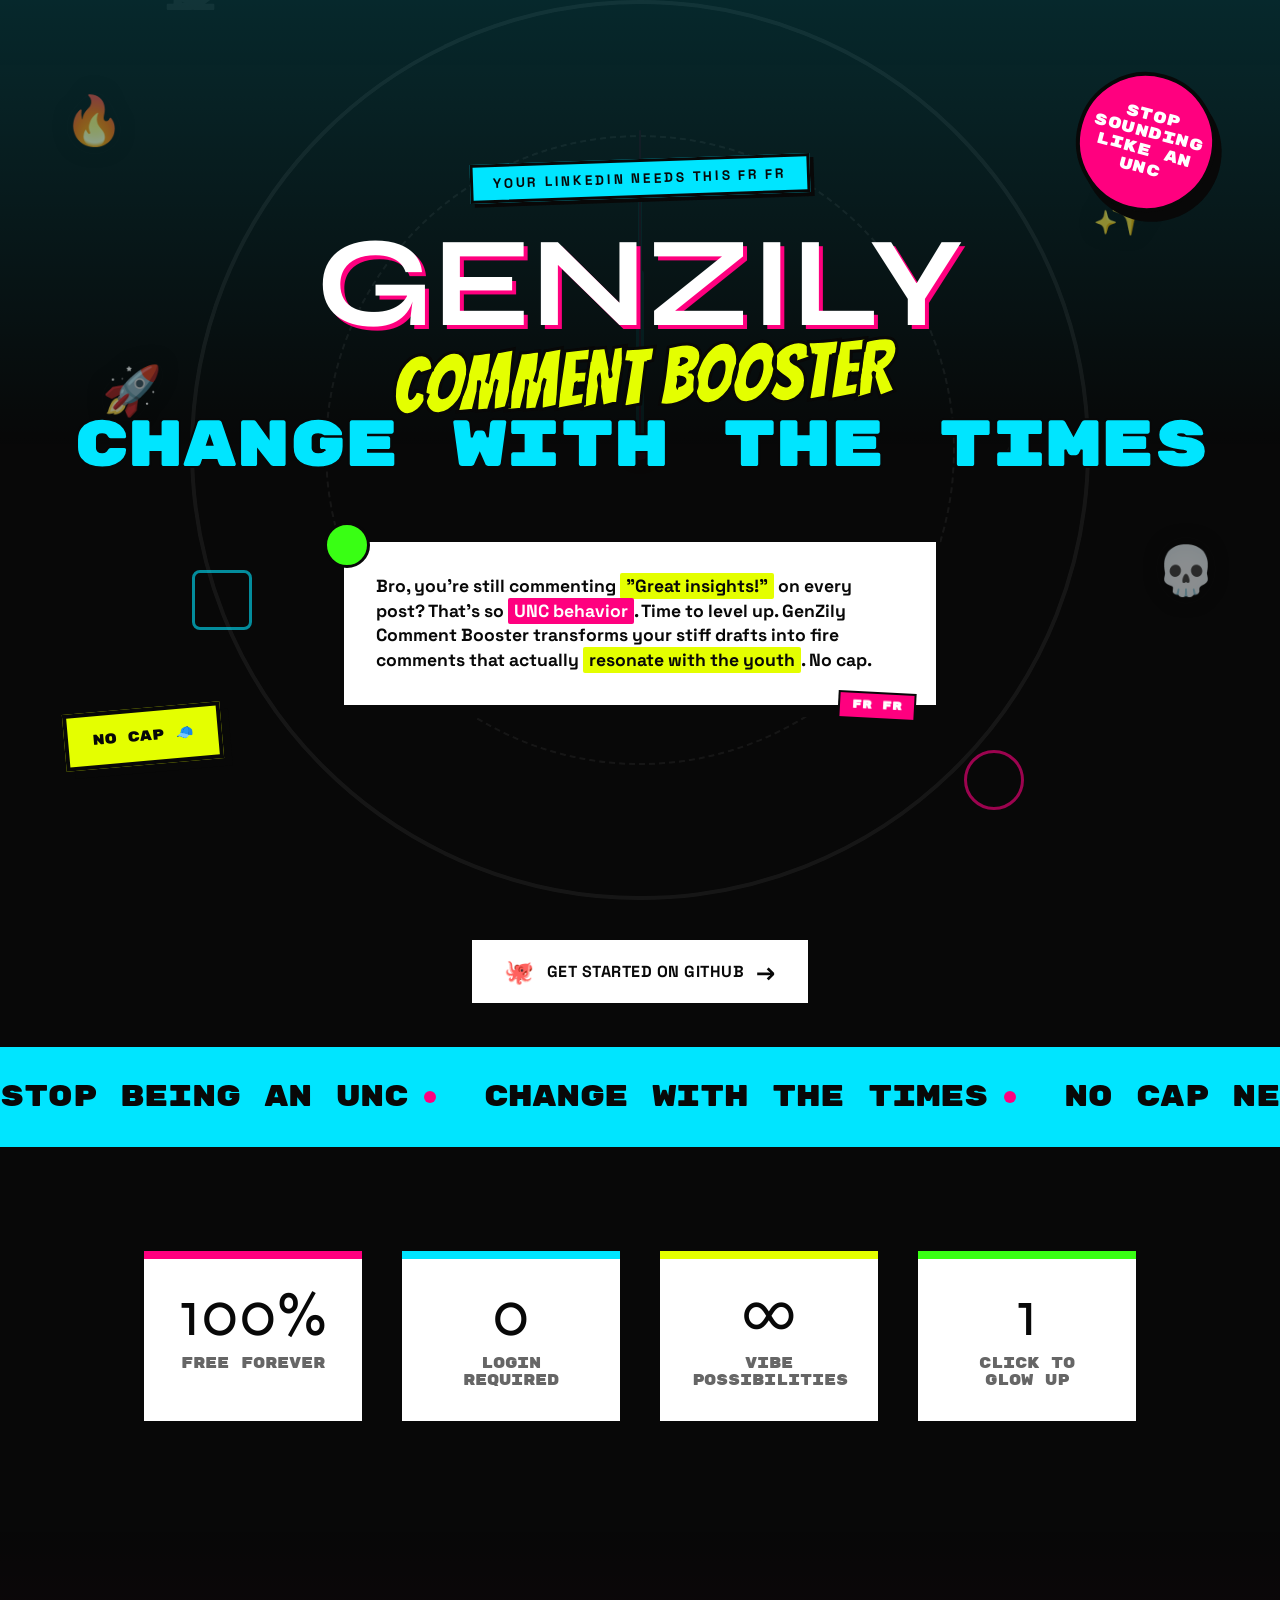
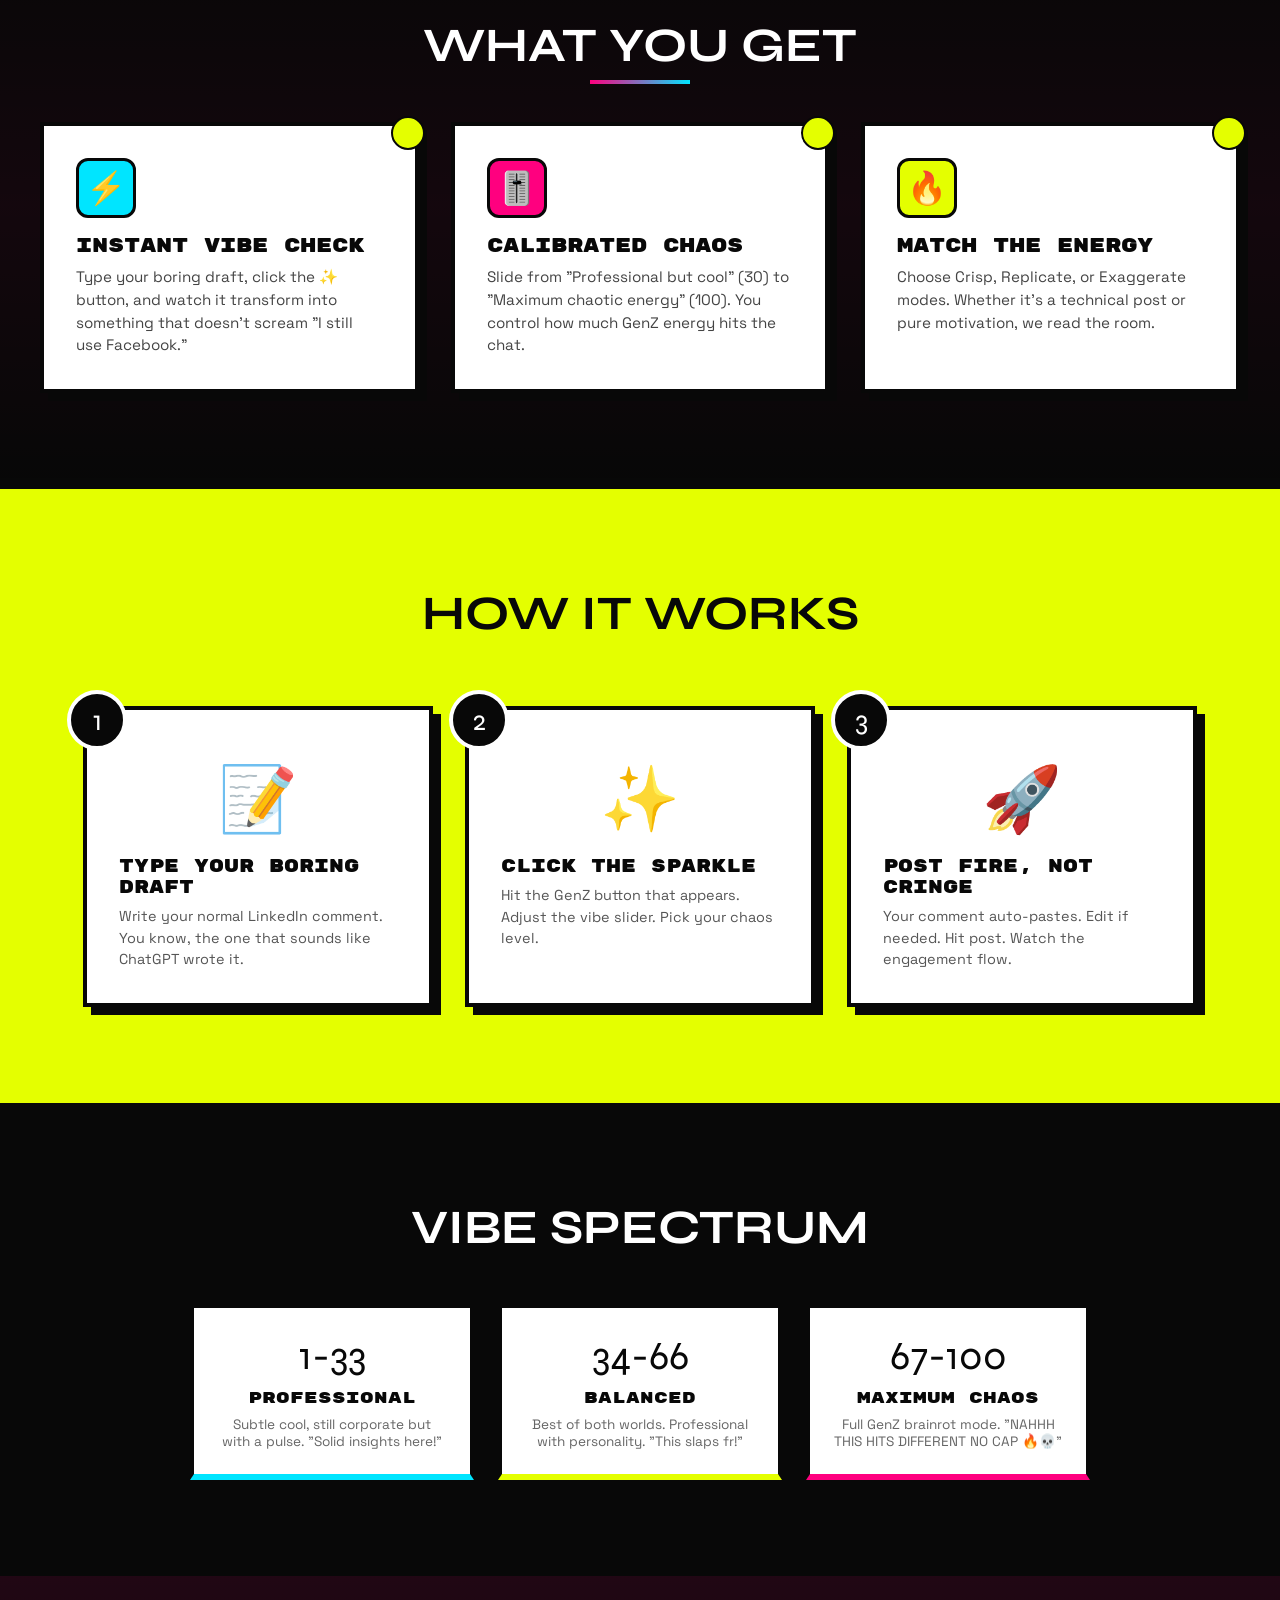
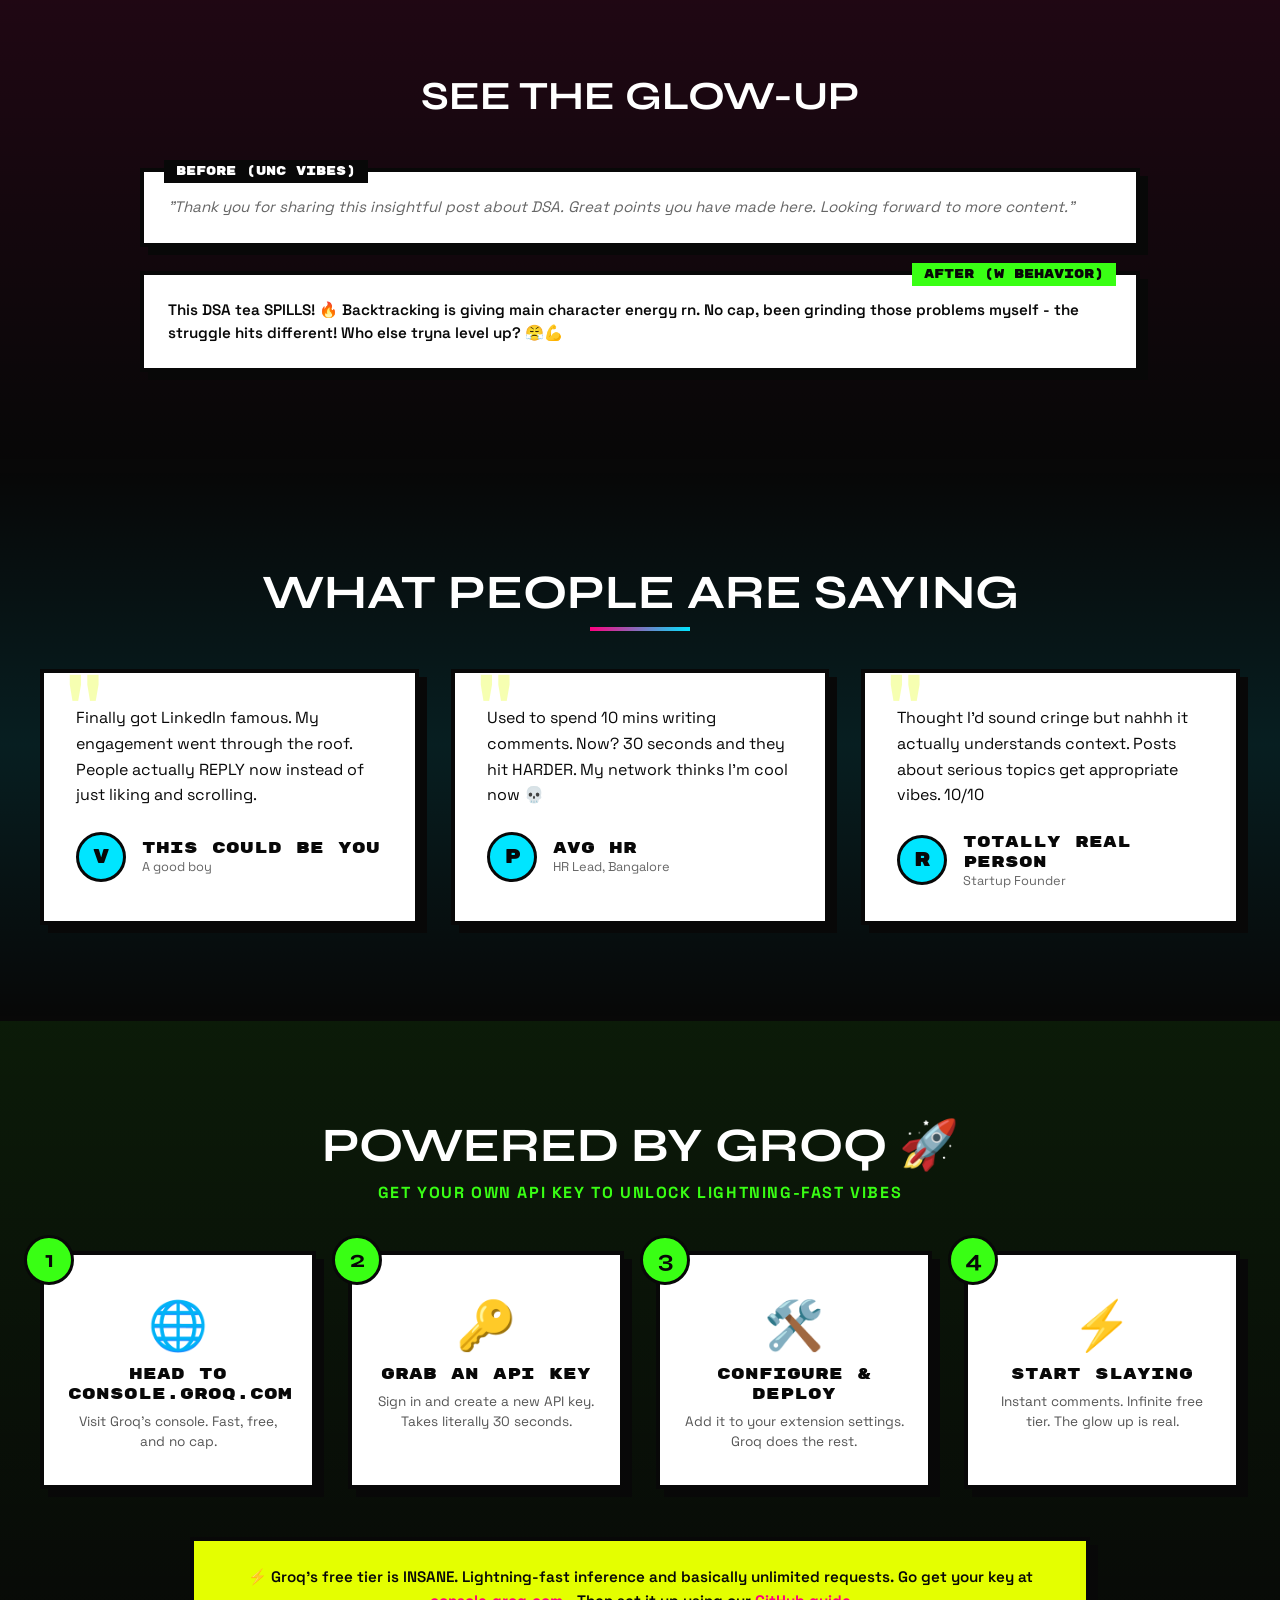
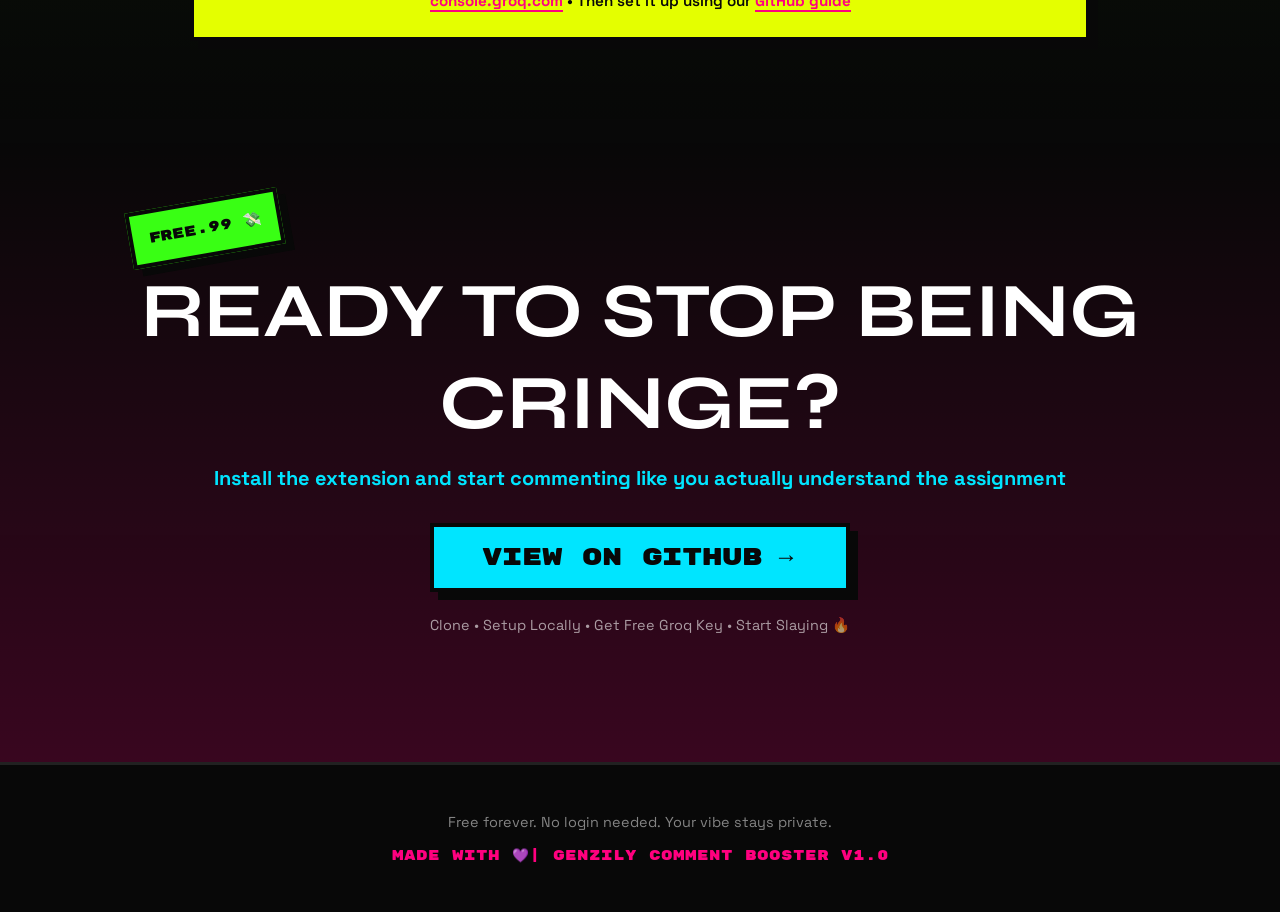
<file: index.html>
<!DOCTYPE html>
<html lang="en">
<head>
  <meta charset="UTF-8">
  <meta name="viewport" content="width=device-width, initial-scale=1.0">
  <link rel="icon" href="icon16.png">
  <title>GenZily Stop Sounding Like an UNC</title>
  <link rel="preconnect" href="https://fonts.googleapis.com">
  <link rel="preconnect" href="https://fonts.gstatic.com" crossorigin>
  <link href="https://fonts.googleapis.com/css2?family=Bangers&family=Space+Grotesk:wght@400;700&family=Syne:wght@700;800&family=Rubik+Mono+One&display=swap" rel="stylesheet">
  <style>
    :root {
      --magenta: #FF007F;
      --cyan: #00E5FF;
      --yellow: #E4FF00;
      --green: #39FF14;
      --black: #080808;
      --white: #FFFFFF;

      --font-ui: 'Space Grotesk', sans-serif;
      --font-display: 'Syne', sans-serif;
      --font-loud: 'Bangers', cursive;
      --font-heavy: 'Rubik Mono One', sans-serif;

      --border-thick: 4px solid var(--black);
      --shadow-brutal: 8px 8px 0px var(--black);
    }

    * {
      box-sizing: border-box;
      margin: 0;
      padding: 0;
    }

    body {
      background-color: var(--black);
      color: var(--black);
      font-family: var(--font-ui);
      overflow-x: hidden;
      min-height: 100vh;
    }

    /* Floating Elements */
    .floating-elements {
      position: fixed;
      width: 100%;
      height: 100%;
      pointer-events: none;
      z-index: 5;
      overflow: hidden;
    }

    .float-item {
      position: absolute;
      animation: float-around 20s ease-in-out infinite;
      opacity: 0.6;
    }

    .float-item:nth-child(1) { top: 10%; left: 5%; animation-delay: 0s; }
    .float-item:nth-child(2) { top: 20%; right: 10%; animation-delay: -5s; }
    .float-item:nth-child(3) { bottom: 30%; left: 15%; animation-delay: -10s; }
    .float-item:nth-child(4) { top: 60%; right: 5%; animation-delay: -15s; }
    .float-item:nth-child(5) { bottom: 10%; right: 20%; animation-delay: -8s; }
    .float-item:nth-child(6) { top: 40%; left: 8%; animation-delay: -12s; }
    .float-item:nth-child(7) { bottom: 50%; right: 12%; animation-delay: -3s; }
    .float-item:nth-child(8) { top: 75%; left: 25%; animation-delay: -18s; }

    @keyframes float-around {
      0%, 100% { transform: translateY(0) rotate(0deg); }
      25% { transform: translateY(-30px) rotate(5deg); }
      50% { transform: translateY(-10px) rotate(-3deg); }
      75% { transform: translateY(-40px) rotate(8deg); }
    }

    .emoji-float {
      font-size: 3rem;
      filter: drop-shadow(0 0 10px currentColor);
    }

    .shape-float {
      width: 60px;
      height: 60px;
      border: 3px solid var(--cyan);
      animation: spin-shape 10s linear infinite;
    }

    .shape-float.square { border-radius: 8px; }
    .shape-float.circle { border-radius: 50%; border-color: var(--magenta); }
    .shape-float.diamond { transform: rotate(45deg); border-color: var(--yellow); }

    @keyframes spin-shape {
      from { transform: rotate(0deg); }
      to { transform: rotate(360deg); }
    }

    /* Clock Background */
    .clock-bg {
      position: fixed;
      top: 50%;
      left: 50%;
      transform: translate(-50%, -50%);
      width: 900px;
      height: 900px;
      z-index: 0;
      opacity: 0.06;
    }

    .clock-circle {
      position: absolute;
      width: 100%;
      height: 100%;
      border: 4px solid var(--white);
      border-radius: 50%;
    }

    .clock-circle.inner {
      width: 70%;
      height: 70%;
      top: 15%;
      left: 15%;
      border-width: 2px;
      border-style: dashed;
      animation: rotate-clock 120s linear infinite reverse;
    }

    .clock-center {
      position: absolute;
      top: 50%;
      left: 50%;
      width: 20px;
      height: 20px;
      background: var(--magenta);
      border-radius: 50%;
      transform: translate(-50%, -50%);
      box-shadow: 0 0 30px var(--magenta);
    }

    .clock-hand {
      position: absolute;
      bottom: 50%;
      left: 50%;
      transform-origin: bottom center;
      background: var(--cyan);
      border-radius: 4px;
    }

    .clock-hand.hour {
      width: 8px;
      height: 180px;
      margin-left: -4px;
      animation: rotate-clock 43200s linear infinite;
    }

    .clock-hand.minute {
      width: 4px;
      height: 280px;
      margin-left: -2px;
      animation: rotate-clock 3600s linear infinite;
    }

    .clock-hand.second {
      width: 2px;
      height: 320px;
      margin-left: -1px;
      background: var(--magenta);
      animation: rotate-clock 60s linear infinite;
    }

    @keyframes rotate-clock {
      from { transform: rotate(0deg); }
      to { transform: rotate(360deg); }
    }

    .clock-numbers {
      position: absolute;
      width: 100%;
      height: 100%;
      font-family: var(--font-heavy);
      font-size: 2rem;
      color: var(--white);
    }

    .clock-num {
      position: absolute;
      transform: translate(-50%, -50%);
    }

    .clock-num:nth-child(12) { top: 8%; left: 50%; }
    .clock-num:nth-child(3) { top: 50%; left: 92%; }
    .clock-num:nth-child(6) { top: 92%; left: 50%; }
    .clock-num:nth-child(9) { top: 50%; left: 8%; }

    /* Hero Section */
    .hero {
      min-height: 100vh;
      display: flex;
      flex-direction: column;
      align-items: center;
      justify-content: center;
      padding: 4rem 2rem;
      position: relative;
      z-index: 10;
      background: linear-gradient(180deg, rgba(0,229,255,0.15) 0%, transparent 50%);
    }

    .sticker-unc {
      position: absolute;
      top: 8%;
      right: 5%;
      width: 140px;
      height: 140px;
      background: var(--magenta);
      border: var(--border-thick);
      border-radius: 50%;
      display: flex;
      flex-direction: column;
      align-items: center;
      justify-content: center;
      font-family: var(--font-heavy);
      color: var(--white);
      font-size: 1rem;
      text-align: center;
      line-height: 1.1;
      transform: rotate(15deg);
      box-shadow: var(--shadow-brutal);
      z-index: 20;
      animation: bounce-sticker 3s ease-in-out infinite;
    }

    @keyframes bounce-sticker {
      0%, 100% { transform: rotate(15deg) scale(1); }
      50% { transform: rotate(12deg) scale(1.08); }
    }

    .sticker-alt {
      position: absolute;
      bottom: 15%;
      left: 5%;
      padding: 1rem 1.5rem;
      background: var(--yellow);
      border: var(--border-thick);
      font-family: var(--font-heavy);
      font-size: 0.9rem;
      transform: rotate(-5deg);
      box-shadow: var(--shadow-brutal);
      z-index: 15;
      animation: wiggle 4s ease-in-out infinite;
    }

    @keyframes wiggle {
      0%, 100% { transform: rotate(-5deg); }
      25% { transform: rotate(-3deg); }
      75% { transform: rotate(-7deg); }
    }

    .label-top {
      font-family: var(--font-ui);
      font-size: 0.85rem;
      text-transform: uppercase;
      letter-spacing: 0.2em;
      font-weight: 700;
      background: var(--cyan);
      color: var(--black);
      padding: 8px 20px;
      display: inline-block;
      margin-bottom: 2rem;
      transform: rotate(-2deg);
      border: 3px solid var(--black);
      box-shadow: 4px 4px 0 var(--black);
      animation: blink-label 3s ease-in-out infinite;
    }

    @keyframes blink-label {
      0%, 100% { box-shadow: 4px 4px 0 var(--black); }
      50% { box-shadow: 4px 4px 0 var(--magenta), 8px 8px 0 var(--black); }
    }

    h1 {
      font-family: var(--font-display);
      font-size: clamp(3rem, 10vw, 8rem);
      line-height: 0.85;
      text-transform: uppercase;
      text-align: center;
      margin-bottom: 2rem;
      position: relative;
    }

    .h1-line1 {
      color: var(--white);
      display: block;
      text-shadow: 4px 4px 0 var(--magenta);
      animation: glitch-text 5s ease-in-out infinite;
    }

    @keyframes glitch-text {
      0%, 90%, 100% { transform: translate(0); }
      92% { transform: translate(-2px, 2px); }
      94% { transform: translate(2px, -2px); }
      96% { transform: translate(-1px, 1px); }
    }

    .h1-line2 {
      color: var(--yellow);
      -webkit-text-stroke: 3px var(--black);
      display: block;
      font-family: var(--font-loud);
      font-size: 0.6em;
      transform: rotate(-2deg);
      margin: 0.1em 0;
      text-shadow: none;
    }

    .h1-line3 {
      color: var(--cyan);
      display: block;
      -webkit-text-stroke: 2px var(--black);
      font-family: var(--font-heavy);
      font-size: 0.5em;
    }

    .subcopy-box {
      max-width: 600px;
      background: var(--white);
      padding: 2rem;
      border: var(--border-thick);
      box-shadow: var(--shadow-brutal);
      font-size: 1.1rem;
      font-weight: 700;
      line-height: 1.4;
      margin: 2rem 0;
      position: relative;
    }

    .subcopy-box::before {
      content: '';
      position: absolute;
      top: -20px;
      left: -20px;
      width: 40px;
      height: 40px;
      background: var(--green);
      border: 3px solid var(--black);
      border-radius: 50%;
      animation: pulse-dot 2s ease-in-out infinite;
    }

    .subcopy-box::after {
      content: 'FR FR';
      position: absolute;
      bottom: -15px;
      right: 20px;
      background: var(--magenta);
      color: var(--white);
      font-family: var(--font-heavy);
      font-size: 0.7rem;
      padding: 4px 12px;
      border: 2px solid var(--black);
      transform: rotate(3deg);
    }

    @keyframes pulse-dot {
      0%, 100% { transform: scale(1); }
      50% { transform: scale(1.3); }
    }

    .highlight {
      background: var(--yellow);
      padding: 2px 6px;
      border-radius: 2px;
    }

    .highlight-pink {
      background: var(--magenta);
      color: var(--white);
      padding: 2px 6px;
      border-radius: 2px;
    }

    /* Marquee Section */
    .marquee-section {
      overflow: hidden;
      padding: 2rem 0;
      background: var(--cyan);
      border-top: var(--border-thick);
      border-bottom: var(--border-thick);
      position: relative;
      z-index: 10;
    }

    .marquee-track {
      display: flex;
      animation: marquee 20s linear infinite;
    }

    .marquee-content {
      display: flex;
      gap: 3rem;
      padding-right: 3rem;
      font-family: var(--font-heavy);
      font-size: 1.8rem;
      text-transform: uppercase;
      white-space: nowrap;
    }

    .marquee-content span {
      display: flex;
      align-items: center;
      gap: 1rem;
    }

    .marquee-dot {
      width: 12px;
      height: 12px;
      background: var(--magenta);
      border-radius: 50%;
      display: inline-block;
    }

    @keyframes marquee {
      from { transform: translateX(0); }
      to { transform: translateX(-50%); }
    }

    /* Stats Section */
    .stats-section {
      padding: 6rem 2rem;
      position: relative;
      z-index: 10;
    }

    .stats-grid {
      display: grid;
      grid-template-columns: repeat(auto-fit, minmax(200px, 1fr));
      gap: 2rem;
      max-width: 1000px;
      margin: 0 auto;
    }

    .stat-card {
      background: var(--white);
      border: var(--border-thick);
      box-shadow: var(--shadow-brutal);
      padding: 2rem;
      text-align: center;
      position: relative;
      overflow: hidden;
    }

    .stat-card::before {
      content: '';
      position: absolute;
      top: 0;
      left: 0;
      width: 100%;
      height: 8px;
      background: var(--magenta);
    }

    .stat-card:nth-child(2)::before { background: var(--cyan); }
    .stat-card:nth-child(3)::before { background: var(--yellow); }
    .stat-card:nth-child(4)::before { background: var(--green); }

    .stat-number {
      font-family: var(--font-display);
      font-size: 4rem;
      color: var(--black);
      line-height: 1;
      margin-bottom: 0.5rem;
    }

    .stat-label {
      font-family: var(--font-heavy);
      font-size: 0.9rem;
      text-transform: uppercase;
      color: #666;
    }

    /* Features Section */
    .features {
      padding: 6rem 2rem;
      position: relative;
      z-index: 10;
      background: linear-gradient(180deg, transparent 0%, rgba(255,0,127,0.05) 50%, transparent 100%);
    }

    .section-title {
      text-align: center;
      font-family: var(--font-display);
      font-size: 3rem;
      color: var(--white);
      margin-bottom: 3rem;
      text-transform: uppercase;
      position: relative;
    }

    .section-title::after {
      content: '';
      position: absolute;
      bottom: -10px;
      left: 50%;
      transform: translateX(-50%);
      width: 100px;
      height: 4px;
      background: linear-gradient(90deg, var(--magenta), var(--cyan));
    }

    .features-grid {
      display: grid;
      grid-template-columns: repeat(auto-fit, minmax(280px, 1fr));
      gap: 2rem;
      max-width: 1200px;
      margin: 0 auto;
    }

    .feature-card {
      background: var(--white);
      border: var(--border-thick);
      box-shadow: var(--shadow-brutal);
      padding: 2rem;
      position: relative;
      transition: all 0.3s ease;
    }

    .feature-card::before {
      content: '';
      position: absolute;
      top: -10px;
      right: -10px;
      width: 30px;
      height: 30px;
      background: var(--yellow);
      border: 2px solid var(--black);
      border-radius: 50%;
      transition: all 0.3s ease;
    }

    .feature-card:hover {
      transform: translate(-4px, -4px) rotate(-1deg);
      box-shadow: 12px 12px 0 var(--black);
    }

    .feature-card:hover::before {
      transform: scale(1.3) rotate(180deg);
    }

    .feature-icon {
      width: 60px;
      height: 60px;
      background: var(--cyan);
      border: 3px solid var(--black);
      border-radius: 12px;
      display: flex;
      align-items: center;
      justify-content: center;
      font-size: 2rem;
      margin-bottom: 1rem;
      animation: icon-bounce 2s ease-in-out infinite;
    }

    @keyframes icon-bounce {
      0%, 100% { transform: translateY(0); }
      50% { transform: translateY(-5px); }
    }

    .feature-card:nth-child(2) .feature-icon { background: var(--magenta); animation-delay: 0.3s; }
    .feature-card:nth-child(3) .feature-icon { background: var(--yellow); animation-delay: 0.6s; }

    .feature-title {
      font-family: var(--font-heavy);
      font-size: 1.2rem;
      margin-bottom: 0.5rem;
      text-transform: uppercase;
    }

    .feature-desc {
      font-size: 0.95rem;
      color: #444;
      line-height: 1.5;
    }

    /* How It Works */
    .how-section {
      padding: 6rem 2rem;
      position: relative;
      z-index: 10;
      background: var(--yellow);
    }

    .how-title {
      text-align: center;
      font-family: var(--font-display);
      font-size: 3rem;
      color: var(--black);
      margin-bottom: 4rem;
      text-transform: uppercase;
    }

    .steps-container {
      display: flex;
      flex-wrap: wrap;
      justify-content: center;
      gap: 2rem;
      max-width: 1200px;
      margin: 0 auto;
    }

    .step-card {
      flex: 1;
      min-width: 250px;
      max-width: 350px;
      background: var(--white);
      border: var(--border-thick);
      box-shadow: var(--shadow-brutal);
      padding: 2rem;
      position: relative;
    }

    .step-number {
      position: absolute;
      top: -20px;
      left: -20px;
      width: 60px;
      height: 60px;
      background: var(--black);
      color: var(--white);
      border-radius: 50%;
      display: flex;
      align-items: center;
      justify-content: center;
      font-family: var(--font-display);
      font-size: 1.8rem;
      border: 4px solid var(--white);
    }

    .step-emoji {
      font-size: 4rem;
      text-align: center;
      margin: 1rem 0;
    }

    .step-title {
      font-family: var(--font-heavy);
      font-size: 1.1rem;
      margin-bottom: 0.5rem;
      text-transform: uppercase;
    }

    .step-desc {
      font-size: 0.9rem;
      color: #555;
      line-height: 1.5;
    }

    /* Demo Section */
    .demo {
      padding: 6rem 2rem;
      background: linear-gradient(180deg, rgba(255,0,127,0.1) 0%, transparent 100%);
      position: relative;
      z-index: 10;
    }

    .demo-title {
      text-align: center;
      font-family: var(--font-display);
      font-size: 2.5rem;
      color: var(--white);
      margin-bottom: 3rem;
      text-transform: uppercase;
    }

    .demo-container {
      display: flex;
      flex-wrap: wrap;
      gap: 2rem;
      max-width: 1000px;
      margin: 0 auto;
      align-items: center;
      justify-content: center;
    }

    .demo-before-after {
      flex: 1;
      min-width: 300px;
      display: flex;
      flex-direction: column;
      gap: 1.5rem;
    }

    .demo-card {
      background: var(--white);
      border: var(--border-thick);
      box-shadow: var(--shadow-brutal);
      padding: 1.5rem;
      position: relative;
      transition: all 0.3s ease;
    }

    .demo-card:hover {
      transform: translate(-2px, -2px);
      box-shadow: 10px 10px 0 var(--black);
    }

    .demo-label {
      position: absolute;
      top: -12px;
      left: 20px;
      background: var(--black);
      color: var(--white);
      font-family: var(--font-heavy);
      font-size: 0.75rem;
      padding: 4px 12px;
      text-transform: uppercase;
    }

    .demo-label.after {
      left: auto;
      right: 20px;
      background: var(--green);
      color: var(--black);
    }

    .demo-text {
      font-size: 0.95rem;
      line-height: 1.5;
    }

    .demo-text.unc {
      color: #666;
      font-style: italic;
    }

    .demo-text.genZ {
      color: var(--black);
      font-weight: 600;
    }

    /* Vibes Section */
    .vibes-section {
      padding: 6rem 2rem;
      position: relative;
      z-index: 10;
    }

    .vibes-title {
      text-align: center;
      font-family: var(--font-display);
      font-size: 3rem;
      color: var(--white);
      margin-bottom: 3rem;
      text-transform: uppercase;
    }

    .vibes-grid {
      display: grid;
      grid-template-columns: repeat(3, 1fr);
      gap: 1.5rem;
      max-width: 900px;
      margin: 0 auto;
    }

    .vibe-level {
      background: var(--white);
      border: var(--border-thick);
      box-shadow: var(--shadow-brutal);
      padding: 1.5rem;
      text-align: center;
      transition: all 0.3s ease;
    }

    .vibe-level:hover {
      transform: scale(1.05) rotate(2deg);
    }

    .vibe-level.low { border-bottom: 6px solid var(--cyan); }
    .vibe-level.mid { border-bottom: 6px solid var(--yellow); }
    .vibe-level.high { border-bottom: 6px solid var(--magenta); }

    .vibe-range {
      font-family: var(--font-display);
      font-size: 2.5rem;
      color: var(--black);
    }

    .vibe-name {
      font-family: var(--font-heavy);
      font-size: 1rem;
      text-transform: uppercase;
      margin: 0.5rem 0;
    }

    .vibe-desc {
      font-size: 0.85rem;
      color: #666;
    }

    /* Testimonials */
    .testimonials {
      padding: 6rem 2rem;
      background: linear-gradient(180deg, transparent 0%, rgba(0,229,255,0.1) 50%, transparent 100%);
      position: relative;
      z-index: 10;
    }

    .testimonial-grid {
      display: grid;
      grid-template-columns: repeat(auto-fit, minmax(300px, 1fr));
      gap: 2rem;
      max-width: 1200px;
      margin: 0 auto;
    }

    .testimonial-card {
      background: var(--white);
      border: var(--border-thick);
      box-shadow: var(--shadow-brutal);
      padding: 2rem;
      position: relative;
    }

    .testimonial-card::before {
      content: '"';
      position: absolute;
      top: -20px;
      left: 20px;
      font-family: var(--font-display);
      font-size: 8rem;
      color: var(--yellow);
      opacity: 0.3;
      line-height: 1;
    }

    .testimonial-text {
      font-size: 1rem;
      line-height: 1.6;
      margin-bottom: 1.5rem;
      position: relative;
      z-index: 1;
    }

    .testimonial-author {
      display: flex;
      align-items: center;
      gap: 1rem;
    }

    .author-avatar {
      width: 50px;
      height: 50px;
      border-radius: 50%;
      background: var(--cyan);
      border: 3px solid var(--black);
      display: flex;
      align-items: center;
      justify-content: center;
      font-family: var(--font-heavy);
      font-size: 1.2rem;
    }

    .author-info {
      flex: 1;
    }

    .author-name {
      font-family: var(--font-heavy);
      font-size: 1rem;
    }

    .author-role {
      font-size: 0.8rem;
      color: #666;
    }

    /* CTA Section */
    .cta {
      padding: 8rem 2rem;
      text-align: center;
      position: relative;
      z-index: 10;
      background: linear-gradient(180deg, transparent 0%, rgba(255,0,127,0.2) 100%);
    }

    .cta-sticker {
      position: absolute;
      top: 10%;
      left: 10%;
      padding: 1rem;
      background: var(--green);
      border: var(--border-thick);
      font-family: var(--font-heavy);
      font-size: 0.9rem;
      transform: rotate(-10deg);
      box-shadow: var(--shadow-brutal);
      animation: pulse-sticker 2s ease-in-out infinite;
    }

    @keyframes pulse-sticker {
      0%, 100% { transform: rotate(-10deg) scale(1); }
      50% { transform: rotate(-10deg) scale(1.05); }
    }

    .cta-title {
      font-family: var(--font-display);
      font-size: clamp(2rem, 6vw, 5rem);
      color: var(--white);
      margin-bottom: 1rem;
      text-transform: uppercase;
    }

    .cta-sub {
      font-size: 1.25rem;
      color: var(--cyan);
      margin-bottom: 2rem;
      font-weight: 700;
    }

    .cta-btn {
      display: inline-flex;
      align-items: center;
      gap: 12px;
      background: var(--cyan);
      color: var(--black);
      font-family: var(--font-heavy);
      font-size: 1.5rem;
      padding: 1rem 3rem;
      border: var(--border-thick);
      box-shadow: var(--shadow-brutal);
      text-decoration: none;
      text-transform: uppercase;
      transition: all 0.3s ease;
      position: relative;
      overflow: hidden;
    }

    .cta-btn::before {
      content: '';
      position: absolute;
      top: 0;
      left: -100%;
      width: 100%;
      height: 100%;
      background: linear-gradient(90deg, transparent, rgba(255,255,255,0.4), transparent);
      animation: shine-btn 3s infinite;
    }

    @keyframes shine-btn {
      0% { left: -100%; }
      50%, 100% { left: 100%; }
    }

    .cta-btn:hover {
      transform: translate(-4px, -4px);
      box-shadow: 12px 12px 0 var(--black);
      background: var(--yellow);
    }

    .cta-note {
      margin-top: 1.5rem;
      font-size: 0.9rem;
      color: rgba(255,255,255,0.6);
    }

    /* Gemini Section */
    .gemini-section {
      padding: 6rem 2rem;
      position: relative;
      z-index: 10;
      background: linear-gradient(180deg, rgba(57,255,20,0.08) 0%, transparent 100%);
    }

    .gemini-title {
      text-align: center;
      font-family: var(--font-display);
      font-size: 3rem;
      color: var(--white);
      margin-bottom: 0.5rem;
      text-transform: uppercase;
    }

    .gemini-subtitle {
      text-align: center;
      font-size: 1rem;
      color: var(--green);
      margin-bottom: 3rem;
      font-weight: 700;
      text-transform: uppercase;
      letter-spacing: 0.1em;
    }

    .gemini-steps {
      display: flex;
      flex-wrap: wrap;
      justify-content: center;
      gap: 2rem;
      max-width: 1200px;
      margin: 0 auto 3rem;
    }

    .gemini-card {
      flex: 1;
      min-width: 220px;
      max-width: 280px;
      background: var(--white);
      border: var(--border-thick);
      box-shadow: var(--shadow-brutal);
      padding: 2rem 1.5rem;
      position: relative;
      text-align: center;
      transition: all 0.3s ease;
    }

    .gemini-card:hover {
      transform: translate(-4px, -4px) rotate(-1deg);
      box-shadow: 12px 12px 0 var(--black);
    }

    .gemini-step-number {
      position: absolute;
      top: -20px;
      left: -20px;
      width: 50px;
      height: 50px;
      background: var(--green);
      color: var(--black);
      border-radius: 50%;
      display: flex;
      align-items: center;
      justify-content: center;
      font-family: var(--font-display);
      font-size: 1.5rem;
      border: 3px solid var(--black);
      font-weight: 700;
    }

    .gemini-emoji {
      font-size: 3rem;
      margin: 0.5rem 0;
      display: block;
    }

    .gemini-card-title {
      font-family: var(--font-heavy);
      font-size: 1rem;
      color: var(--black);
      margin-bottom: 0.5rem;
      text-transform: uppercase;
    }

    .gemini-card-desc {
      font-size: 0.85rem;
      color: #555;
      line-height: 1.5;
    }

    .gemini-info-box {
      background: var(--yellow);
      border: var(--border-thick);
      box-shadow: var(--shadow-brutal);
      padding: 1.5rem;
      max-width: 900px;
      margin: 0 auto;
      text-align: center;
    }

    .gemini-info-text {
      font-size: 0.95rem;
      color: var(--black);
      font-weight: 600;
      line-height: 1.6;
    }

    .gemini-link {
      color: var(--magenta);
      font-weight: 700;
      text-decoration: none;
      transition: all 0.3s ease;
      border-bottom: 2px solid var(--magenta);
    }

    .gemini-link:hover {
      color: var(--cyan);
      border-bottom-color: var(--cyan);
    }

    /* Footer */
    .footer {
      padding: 3rem 2rem;
      text-align: center;
      border-top: 3px solid rgba(255,255,255,0.1);
      position: relative;
      z-index: 10;
    }

    .footer-text {
      color: rgba(255,255,255,0.5);
      font-size: 0.9rem;
    }

    .footer-text a {
      color: var(--cyan);
      text-decoration: none;
    }

    .footer-credit {
      margin-top: 1rem;
      color: var(--magenta);
      font-family: var(--font-heavy);
      font-size: 0.85rem;
    }

    .footer-emojis {
      margin-top: 1rem;
      font-size: 1.5rem;
      animation: wave-emojis 1s ease-in-out infinite;
    }

    @keyframes wave-emojis {
      0%, 100% { transform: scaleX(1); }
      50% { transform: scaleX(1.1); }
    }

    /* Enhanced Animations */
    @keyframes slide-in-left {
      from {
        opacity: 0;
        transform: translateX(-40px);
      }
      to {
        opacity: 1;
        transform: translateX(0);
      }
    }

    @keyframes slide-in-right {
      from {
        opacity: 0;
        transform: translateX(40px);
      }
      to {
        opacity: 1;
        transform: translateX(0);
      }
    }

    @keyframes scale-in {
      from {
        opacity: 0;
        transform: scale(0.8);
      }
      to {
        opacity: 1;
        transform: scale(1);
      }
    }

    @keyframes flip-card {
      0% { transform: rotateX(0deg); }
      100% { transform: rotateX(360deg); }
    }

    @keyframes glow-pulse {
      0%, 100% { box-shadow: var(--shadow-brutal); }
      50% { box-shadow: 12px 12px 0 var(--black), 0 0 20px rgba(255,0,127,0.5); }
    }

    @keyframes jiggle {
      0%, 100% { transform: rotate(0deg); }
      25% { transform: rotate(2deg); }
      75% { transform: rotate(-2deg); }
    }

    /* Stagger animations for cards */
    .stat-card {
      animation: scale-in 0.6s ease-out backwards;
    }

    .stat-card:nth-child(1) { animation-delay: 0.1s; }
    .stat-card:nth-child(2) { animation-delay: 0.2s; }
    .stat-card:nth-child(3) { animation-delay: 0.3s; }
    .stat-card:nth-child(4) { animation-delay: 0.4s; }

    .feature-card {
      animation: slide-in-left 0.7s ease-out backwards;
    }

    .feature-card:nth-child(1) { animation-delay: 0.1s; }
    .feature-card:nth-child(2) { animation-delay: 0.3s; animation-name: scale-in; }
    .feature-card:nth-child(3) { animation-delay: 0.5s; animation-name: slide-in-right; }

    .step-card {
      animation: scale-in 0.6s ease-out backwards;
    }

    .step-card:nth-child(1) { animation-delay: 0.1s; }
    .step-card:nth-child(2) { animation-delay: 0.3s; }
    .step-card:nth-child(3) { animation-delay: 0.5s; }

    .vibe-level {
      animation: slide-in-left 0.6s ease-out backwards;
    }

    .vibe-level:nth-child(1) { animation-delay: 0.1s; }
    .vibe-level:nth-child(2) { 
      animation-delay: 0.2s; 
      animation-name: scale-in;
    }
    .vibe-level:nth-child(3) { 
      animation-delay: 0.3s; 
      animation-name: slide-in-right;
    }

    .testimonial-card {
      animation: scale-in 0.6s ease-out backwards;
    }

    .testimonial-card:nth-child(1) { animation-delay: 0.1s; }
    .testimonial-card:nth-child(2) { animation-delay: 0.3s; }
    .testimonial-card:nth-child(3) { animation-delay: 0.5s; }

    .gemini-card {
      animation: scale-in 0.6s ease-out backwards;
    }

    .gemini-card:nth-child(1) { animation-delay: 0.1s; }
    .gemini-card:nth-child(2) { animation-delay: 0.2s; }
    .gemini-card:nth-child(3) { animation-delay: 0.3s; }
    .gemini-card:nth-child(4) { animation-delay: 0.4s; }

    /* Scroll animations */
    @keyframes fade-in-up {
      from {
        opacity: 0;
        transform: translateY(30px);
      }
      to {
        opacity: 1;
        transform: translateY(0);
      }
    }

    .section-title {
      animation: fade-in-up 0.8s ease-out;
    }

    /* Interactive hover effects */
    .stat-card {
      animation: glow-pulse 3s ease-in-out infinite;
    }

    .stat-card:nth-child(1) { animation-delay: 0s; }
    .stat-card:nth-child(2) { animation-delay: 0.5s; }
    .stat-card:nth-child(3) { animation-delay: 1s; }
    .stat-card:nth-child(4) { animation-delay: 1.5s; }

    /* Better transitions */
    * {
      transition: all 0.15s ease;
    }

    /* Disable transition on animations */
    .float-item, .shape-float {
      transition: none !important;
    }

    /* Stagger animations on multiple elements */
    .demo-card {
      animation: fade-in-up 0.8s ease-out;
    }

    .demo-card:first-child { animation-delay: 0.1s; }
    .demo-card:last-child { animation-delay: 0.3s; }

    .gemini-info-box {
      animation: fade-in-up 1s ease-out 0.5s backwards;
    }

    /* GitHub Banner */
    .github-banner {
      padding: 2rem;
      text-align: center;
      position: relative;
      z-index: 10;
      background: var(--black);
      border-top: var(--border-thick);
      border-bottom: var(--border-thick);
    }

    .github-badge {
      display: inline-flex;
      align-items: center;
      gap: 12px;
      background: var(--white);
      border: var(--border-thick);
      padding: 1rem 2rem;
      box-shadow: var(--shadow-brutal);
      text-decoration: none;
      transition: all 0.3s ease;
      font-family: var(--font-ui);
      font-weight: 700;
      text-transform: uppercase;
      letter-spacing: 0.5px;
      color: var(--black);
    }

    .github-badge:hover {
      transform: translate(-4px, -4px);
      box-shadow: 12px 12px 0 var(--black);
      background: var(--cyan);
    }

    .github-icon {
      font-size: 1.5rem;
    }

    /* Responsive Animations */
    @media (prefers-reduced-motion: reduce) {
      * {
        animation: none !important;
        transition: none !important;
      }
    }

    /* Responsive */
    @media (max-width: 768px) {
      .sticker-unc {
        width: 100px;
        height: 100px;
        font-size: 0.75rem;
        top: 5%;
        right: 5%;
      }

      .sticker-alt {
        display: none;
      }

      .subcopy-box {
        padding: 1.5rem;
        font-size: 1rem;
      }

      .features-grid, .testimonial-grid {
        grid-template-columns: 1fr;
      }

      .demo-container {
        flex-direction: column;
      }

      .vibes-grid {
        grid-template-columns: 1fr;
      }

      .floating-elements {
        display: none;
      }

      .cta-sticker {
        display: none;
      }

      .steps-container {
        flex-direction: column;
        align-items: center;
      }

      .stat-number {
        font-size: 3rem;
      }

      .gemini-steps {
        flex-direction: column;
        align-items: center;
      }

      .gemini-card {
        max-width: 100%;
      }
    }
  </style>
</head>
<body>
  <!-- Floating Elements -->
  <div class="floating-elements">
    <div class="float-item"><span class="emoji-float">🔥</span></div>
    <div class="float-item"><span class="emoji-float">✨</span></div>
    <div class="float-item"><div class="shape-float square"></div></div>
    <div class="float-item"><span class="emoji-float">💀</span></div>
    <div class="float-item"><div class="shape-float circle"></div></div>
    <div class="float-item"><span class="emoji-float">🚀</span></div>
  </div>

  <!-- Clock Background -->
  <div class="clock-bg">
    <div class="clock-circle"></div>
    <div class="clock-circle inner"></div>
    <div class="clock-center"></div>
    <div class="clock-hand hour"></div>
    <div class="clock-hand minute"></div>
    <div class="clock-hand second"></div>
    <div class="clock-numbers">
      <span class="clock-num">12</span>
      <span class="clock-num">3</span>
      <span class="clock-num">6</span>
      <span class="clock-num">9</span>
    </div>
  </div>

  <!-- Hero -->
  <section class="hero">
    <div class="sticker-unc">
      STOP<br>SOUNDING<br>LIKE AN<br>UNC
    </div>
    <div class="sticker-alt">NO CAP 🧢</div>

    <div class="label-top">Your LinkedIn Needs This Fr Fr</div>

    <h1>
      <span class="h1-line1">GENZILY</span>
      <span class="h1-line2">COMMENT BOOSTER</span>
      <span class="h1-line3">CHANGE WITH THE TIMES</span>
    </h1>

    <div class="subcopy-box">
      Bro, you're still commenting <span class="highlight">"Great insights!"</span> on every post? That's so <span class="highlight-pink">UNC behavior</span>. Time to level up. GenZily Comment Booster transforms your stiff drafts into fire comments that actually <span class="highlight">resonate with the youth</span>. No cap.
    </div>
  </section>

  <!-- GitHub Banner -->
  <section class="github-banner">
    <a href="https://github.com/Harsh16Bhardwaj/Genzily-End-the-UNC-life" target="_blank" class="github-badge">
      <span class="github-icon">🐙</span>
      <span class="github-text">Get Started on GitHub</span>
      <span class="github-icon">→</span>
    </a>
  </section>

  <!-- Marquee -->
  <section class="marquee-section">
    <div class="marquee-track">
      <div class="marquee-content">
        <span>STOP BEING AN UNC <span class="marquee-dot"></span></span>
        <span>CHANGE WITH THE TIMES <span class="marquee-dot"></span></span>
        <span>NO CAP NECESSARY <span class="marquee-dot"></span></span>
        <span>YOUR VIBES NEED AN UPGRADE <span class="marquee-dot"></span></span>
        <span>STOP BEING AN UNC <span class="marquee-dot"></span></span>
        <span>CHANGE WITH THE TIMES <span class="marquee-dot"></span></span>
        <span>NO CAP NECESSARY <span class="marquee-dot"></span></span>
        <span>YOUR VIBES NEED AN UPGRADE <span class="marquee-dot"></span></span>
      </div>
      <div class="marquee-content">
        <span>STOP BEING AN UNC <span class="marquee-dot"></span></span>
        <span>CHANGE WITH THE TIMES <span class="marquee-dot"></span></span>
        <span>NO CAP NECESSARY <span class="marquee-dot"></span></span>
        <span>YOUR VIBES NEED AN UPGRADE <span class="marquee-dot"></span></span>
        <span>STOP BEING AN UNC <span class="marquee-dot"></span></span>
        <span>CHANGE WITH THE TIMES <span class="marquee-dot"></span></span>
        <span>NO CAP NECESSARY <span class="marquee-dot"></span></span>
        <span>YOUR VIBES NEED AN UPGRADE <span class="marquee-dot"></span></span>
      </div>
    </div>
  </section>

  <!-- Stats -->
  <section class="stats-section">
    <div class="stats-grid">
      <div class="stat-card">
        <div class="stat-number">100%</div>
        <div class="stat-label">Free Forever</div>
      </div>
      <div class="stat-card">
        <div class="stat-number">0</div>
        <div class="stat-label">Login Required</div>
      </div>
      <div class="stat-card">
        <div class="stat-number">∞</div>
        <div class="stat-label">Vibe Possibilities</div>
      </div>
      <div class="stat-card">
        <div class="stat-number">1</div>
        <div class="stat-label">Click to Glow Up</div>
      </div>
    </div>
  </section>

  <!-- Features -->
  <section class="features">
    <h2 class="section-title">What You Get</h2>
    <div class="features-grid">
      <div class="feature-card">
        <div class="feature-icon">⚡</div>
        <div class="feature-title">Instant Vibe Check</div>
        <div class="feature-desc">Type your boring draft, click the ✨ button, and watch it transform into something that doesn't scream "I still use Facebook."</div>
      </div>

      <div class="feature-card">
        <div class="feature-icon">🎚️</div>
        <div class="feature-title">Calibrated Chaos</div>
        <div class="feature-desc">Slide from "Professional but cool" (30) to "Maximum chaotic energy" (100). You control how much GenZ energy hits the chat.</div>
      </div>

      <div class="feature-card">
        <div class="feature-icon">🔥</div>
        <div class="feature-title">Match the Energy</div>
        <div class="feature-desc">Choose Crisp, Replicate, or Exaggerate modes. Whether it's a technical post or pure motivation, we read the room.</div>
      </div>
    </div>
  </section>

  <!-- How It Works -->
  <section class="how-section">
    <h2 class="how-title">How It Works</h2>
    <div class="steps-container">
      <div class="step-card">
        <div class="step-number">1</div>
        <div class="step-emoji">📝</div>
        <div class="step-title">Type Your Boring Draft</div>
        <div class="step-desc">Write your normal LinkedIn comment. You know, the one that sounds like ChatGPT wrote it.</div>
      </div>

      <div class="step-card">
        <div class="step-number">2</div>
        <div class="step-emoji">✨</div>
        <div class="step-title">Click the Sparkle</div>
        <div class="step-desc">Hit the GenZ button that appears. Adjust the vibe slider. Pick your chaos level.</div>
      </div>

      <div class="step-card">
        <div class="step-number">3</div>
        <div class="step-emoji">🚀</div>
        <div class="step-title">Post Fire, Not Cringe</div>
        <div class="step-desc">Your comment auto-pastes. Edit if needed. Hit post. Watch the engagement flow.</div>
      </div>
    </div>
  </section>

  <!-- Vibes Range -->
  <section class="vibes-section">
    <h2 class="vibes-title">Vibe Spectrum</h2>
    <div class="vibes-grid">
      <div class="vibe-level low">
        <div class="vibe-range">1-33</div>
        <div class="vibe-name">Professional</div>
        <div class="vibe-desc">Subtle cool, still corporate but with a pulse. "Solid insights here!"</div>
      </div>
      <div class="vibe-level mid">
        <div class="vibe-range">34-66</div>
        <div class="vibe-name">Balanced</div>
        <div class="vibe-desc">Best of both worlds. Professional with personality. "This slaps fr!"</div>
      </div>
      <div class="vibe-level high">
        <div class="vibe-range">67-100</div>
        <div class="vibe-name">Maximum Chaos</div>
        <div class="vibe-desc">Full GenZ brainrot mode. "NAHHH THIS HITS DIFFERENT NO CAP 🔥💀"</div>
      </div>
    </div>
  </section>

  <!-- Demo -->
  <section class="demo">
    <h2 class="demo-title">See the Glow-Up</h2>
    <div class="demo-container">
      <div class="demo-before-after">
        <div class="demo-card">
          <div class="demo-label">Before (UNC vibes)</div>
          <p class="demo-text unc">"Thank you for sharing this insightful post about DSA. Great points you have made here. Looking forward to more content."</p>
        </div>
        <div class="demo-card">
          <div class="demo-label after">After (W behavior)</div>
          <p class="demo-text genZ">This DSA tea SPILLS! 🔥 Backtracking is giving main character energy rn. No cap, been grinding those problems myself - the struggle hits different! Who else tryna level up? 😤💪</p>
        </div>
      </div>
    </div>
  </section>

  <!-- Testimonials -->
  <section class="testimonials">
    <h2 class="section-title">What People Are Saying</h2>
    <div class="testimonial-grid">
      <div class="testimonial-card">
        <p class="testimonial-text">Finally got LinkedIn famous. My engagement went through the roof. People actually REPLY now instead of just liking and scrolling.</p>
        <div class="testimonial-author">
          <div class="author-avatar">V</div>
          <div class="author-info">
            <div class="author-name">This could be you</div>
            <div class="author-role">A good boy</div>
          </div>
        </div>
      </div>

      <div class="testimonial-card">
        <p class="testimonial-text">Used to spend 10 mins writing comments. Now? 30 seconds and they hit HARDER. My network thinks I'm cool now 💀</p>
        <div class="testimonial-author">
          <div class="author-avatar">P</div>
          <div class="author-info">
            <div class="author-name">Avg HR</div>
            <div class="author-role">HR Lead, Bangalore</div>
          </div>
        </div>
      </div>

      <div class="testimonial-card">
        <p class="testimonial-text">Thought I'd sound cringe but nahhh it actually understands context. Posts about serious topics get appropriate vibes. 10/10</p>
        <div class="testimonial-author">
          <div class="author-avatar">R</div>
          <div class="author-info">
            <div class="author-name">Totally Real person</div>
            <div class="author-role">Startup Founder</div>
          </div>
        </div>
      </div>
    </div>
  </section>

  
  <!-- Powered by Groq -->
  <section class="gemini-section">
    <h2 class="gemini-title">Powered by Groq 🚀</h2>
    <p class="gemini-subtitle">Get your own API key to unlock lightning-fast vibes</p>
    <div class="gemini-steps">
      <div class="gemini-card">
        <div class="gemini-step-number">1</div>
        <div class="gemini-emoji">🌐</div>
        <div class="gemini-card-title">Head to console.groq.com</div>
        <div class="gemini-card-desc">Visit Groq's console. Fast, free, and no cap.</div>
      </div>

      <div class="gemini-card">
        <div class="gemini-step-number">2</div>
        <div class="gemini-emoji">🔑</div>
        <div class="gemini-card-title">Grab an API Key</div>
        <div class="gemini-card-desc">Sign in and create a new API key. Takes literally 30 seconds.</div>
      </div>

      <div class="gemini-card">
        <div class="gemini-step-number">3</div>
        <div class="gemini-emoji">🛠️</div>
        <div class="gemini-card-title">Configure & Deploy</div>
        <div class="gemini-card-desc">Add it to your extension settings. Groq does the rest.</div>
      </div>

      <div class="gemini-card">
        <div class="gemini-step-number">4</div>
        <div class="gemini-emoji">⚡</div>
        <div class="gemini-card-title">Start Slaying</div>
        <div class="gemini-card-desc">Instant comments. Infinite free tier. The glow up is real.</div>
      </div>
    </div>
    <div class="gemini-info-box">
      <p class="gemini-info-text">⚡ Groq's free tier is INSANE. Lightning-fast inference and basically unlimited requests. Go get your key at <a href="https://console.groq.com/" target="_blank" class="gemini-link">console.groq.com</a> • Then set it up using our <a href="https://github.com/Harsh16Bhardwaj/Genzily-End-the-UNC-life" target="_blank" class="gemini-link">GitHub guide</a></p>
    </div>
  </section>

  <!-- CTA -->
  <section class="cta">
    <div class="cta-sticker">FREE.99 💸</div>
  
    <h2 class="cta-title">Ready to Stop Being Cringe?</h2>
    <p class="cta-sub">Install the extension and start commenting like you actually understand the assignment</p>
    <a href="https://github.com/Harsh16Bhardwaj/Genzily-End-the-UNC-life" target="_blank" class="cta-btn">
      <span>View on GitHub</span>
      <span>→</span>
    </a>
    <p class="cta-note">Clone • Setup Locally • Get Free Groq Key • Start Slaying 🔥</p>
  </section>

  <!-- Footer -->
  <footer class="footer">
    <p class="footer-text">Free forever. No login needed. Your vibe stays private.</p>
    <p class="footer-credit">Made with 💜| GenZily Comment Booster v1.0</p>
  </footer>
</body>
</html>
</file>
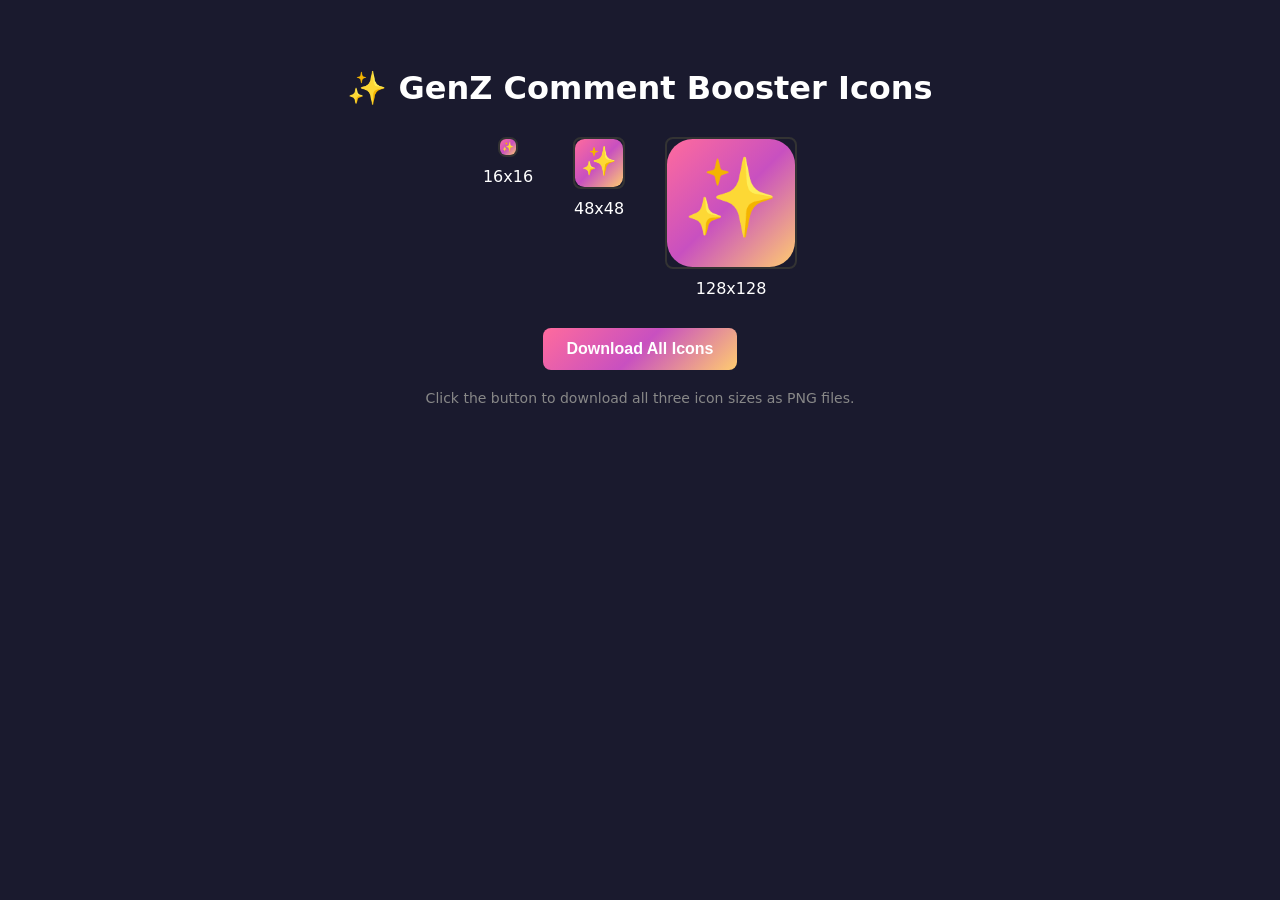
<file: icon-generator.html>
<!DOCTYPE html>
<html>
<head>
  <title>GenZ Booster Icons</title>
  <style>
    body {
      font-family: system-ui, sans-serif;
      background: #1a1a2e;
      color: white;
      padding: 40px;
      text-align: center;
    }
    h1 { margin-bottom: 30px; }
    .icons {
      display: flex;
      gap: 40px;
      justify-content: center;
      flex-wrap: wrap;
    }
    .icon-box {
      display: flex;
      flex-direction: column;
      align-items: center;
      gap: 10px;
    }
    canvas {
      border: 2px solid #333;
      border-radius: 8px;
    }
    button {
      margin-top: 30px;
      padding: 12px 24px;
      background: linear-gradient(135deg, #FF6B9D 0%, #C850C0 50%, #FFCC70 100%);
      border: none;
      border-radius: 8px;
      color: white;
      font-size: 16px;
      font-weight: 600;
      cursor: pointer;
    }
    button:hover { filter: brightness(1.1); }
    .note {
      margin-top: 20px;
      color: #888;
      font-size: 14px;
    }
  </style>
</head>
<body>
  <h1>✨ GenZ Comment Booster Icons</h1>

  <div class="icons">
    <div class="icon-box">
      <canvas id="icon16" width="16" height="16"></canvas>
      <span>16x16</span>
    </div>
    <div class="icon-box">
      <canvas id="icon48" width="48" height="48"></canvas>
      <span>48x48</span>
    </div>
    <div class="icon-box">
      <canvas id="icon128" width="128" height="128"></canvas>
      <span>128x128</span>
    </div>
  </div>

  <button onclick="downloadIcons()">Download All Icons</button>

  <p class="note">Click the button to download all three icon sizes as PNG files.</p>

  <script>
    function drawIcon(canvas, size) {
      const ctx = canvas.getContext('2d');

      // Background gradient
      const gradient = ctx.createLinearGradient(0, 0, size, size);
      gradient.addColorStop(0, '#FF6B9D');
      gradient.addColorStop(0.5, '#C850C0');
      gradient.addColorStop(1, '#FFCC70');

      // Draw rounded rect background
      const radius = size * 0.2;
      ctx.beginPath();
      ctx.roundRect(0, 0, size, size, radius);
      ctx.fillStyle = gradient;
      ctx.fill();

      // Draw sparkle emoji or star
      ctx.fillStyle = 'white';
      ctx.textAlign = 'center';
      ctx.textBaseline = 'middle';
      ctx.font = `${size * 0.6}px Arial`;
      ctx.fillText('✨', size/2, size/2);
    }

    // Draw all icons
    const sizes = [16, 48, 128];
    sizes.forEach(size => {
      const canvas = document.getElementById(`icon${size}`);
      drawIcon(canvas, size);
    });

    // Download function
    function downloadIcons() {
      sizes.forEach(size => {
        const canvas = document.getElementById(`icon${size}`);
        const link = document.createElement('a');
        link.download = `icon${size}.png`;
        link.href = canvas.toDataURL('image/png');
        link.click();
      });
    }

    // Polyfill for roundRect
    if (!CanvasRenderingContext2D.prototype.roundRect) {
      CanvasRenderingContext2D.prototype.roundRect = function(x, y, w, h, r) {
        if (w < 2 * r) r = w / 2;
        if (h < 2 * r) r = h / 2;
        this.moveTo(x + r, y);
        this.arcTo(x + w, y, x + w, y + h, r);
        this.arcTo(x + w, y + h, x, y + h, r);
        this.arcTo(x, y + h, x, y, r);
        this.arcTo(x, y, x + w, y, r);
        this.closePath();
      };
    }
  </script>
</body>
</html>
</file>
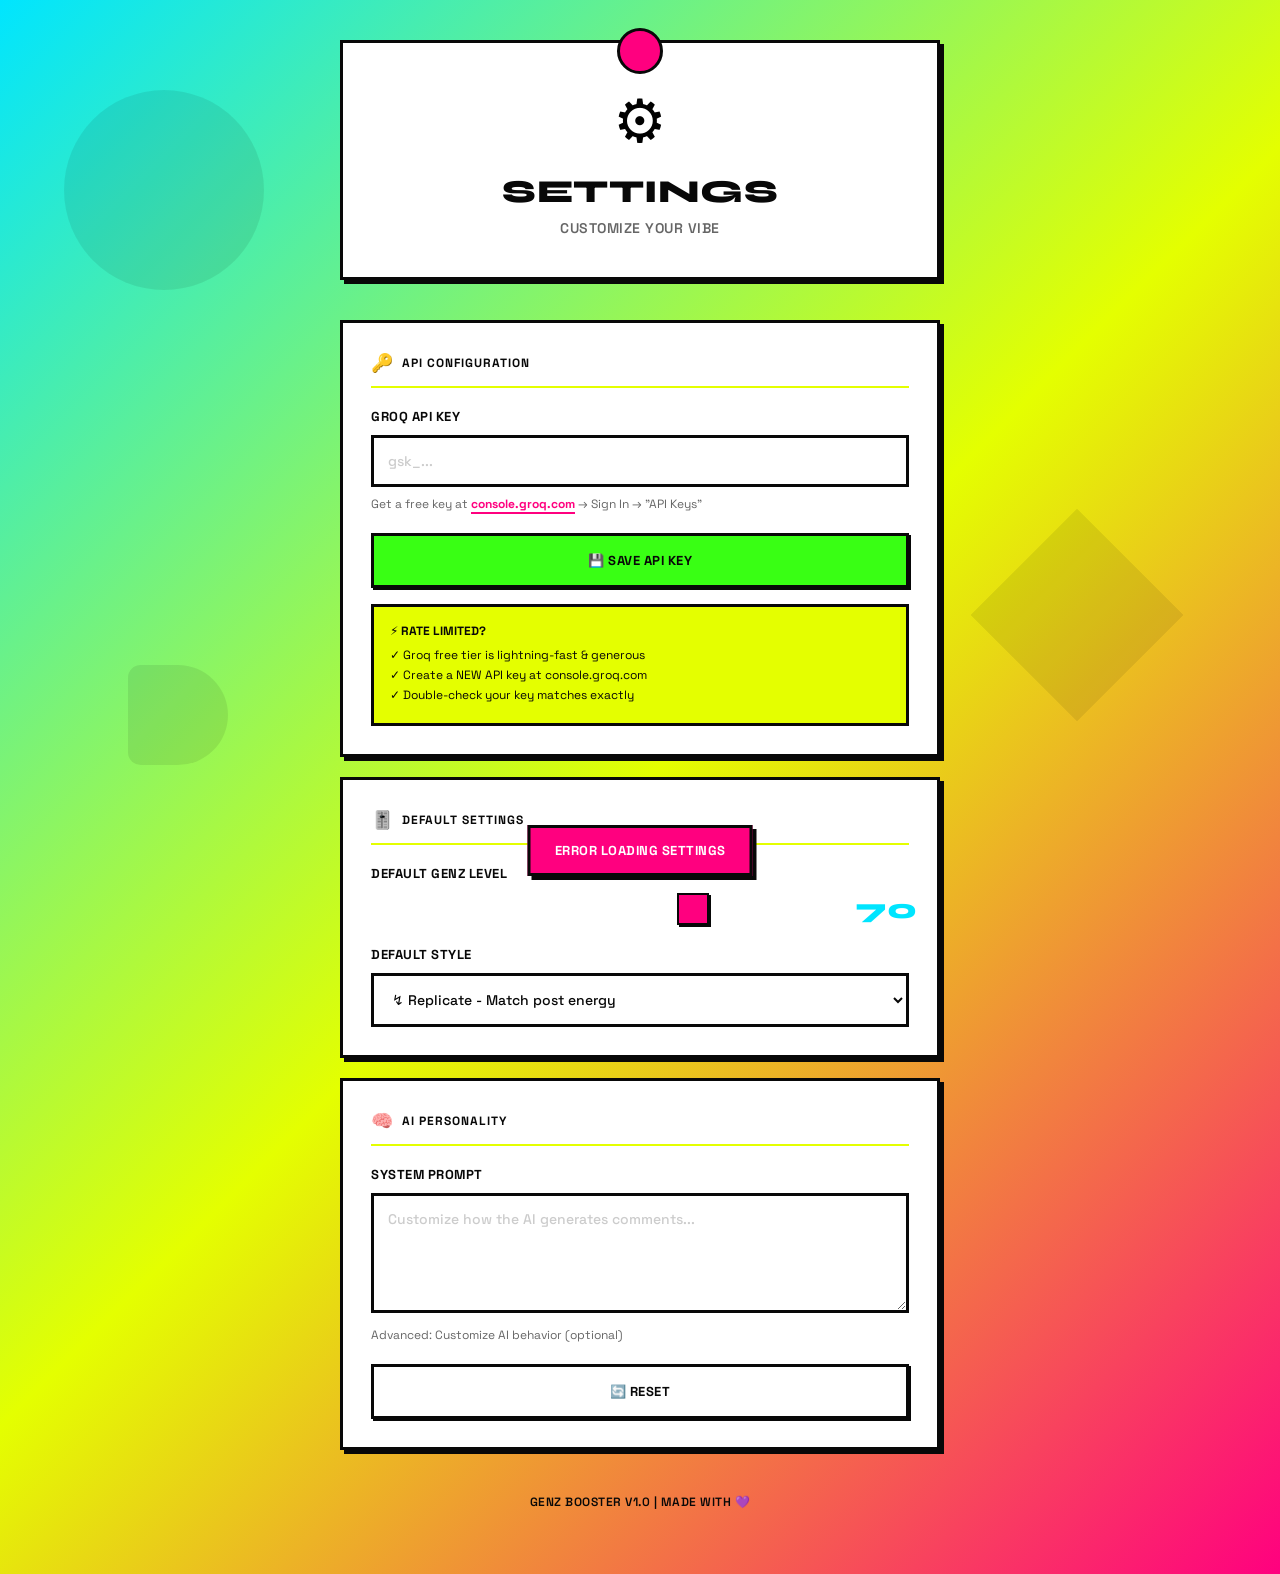
<file: settings.html>
<!DOCTYPE html>
<html lang="en">
<head>
  <meta charset="UTF-8">
  <meta name="viewport" content="width=device-width, initial-scale=1.0">
  <title>GenZily Settings</title>
  <link rel="preconnect" href="https://fonts.googleapis.com">
  <link rel="preconnect" href="https://fonts.gstatic.com" crossorigin>
  <link href="https://fonts.googleapis.com/css2?family=Space+Grotesk:wght@400;600;700&family=Syne:wght@700;800&display=swap" rel="stylesheet">
  <style>
    :root {
      --magenta: #FF007F;
      --cyan: #00E5FF;
      --yellow: #E4FF00;
      --green: #39FF14;
      --black: #080808;
      --white: #FFFFFF;
      
      --font-ui: 'Space Grotesk', system-ui, sans-serif;
      --font-display: 'Syne', sans-serif;
      
      --border-thick: 3px solid var(--black);
      --shadow-brutal: 4px 4px 0px var(--black);
      --shadow-brutal-hover: 2px 2px 0px var(--black);
    }

    * {
      margin: 0;
      padding: 0;
      box-sizing: border-box;
    }

    body {
      font-family: var(--font-ui);
      background: linear-gradient(135deg, var(--cyan) 0%, var(--yellow) 50%, var(--magenta) 100%);
      min-height: 100vh;
      padding: 40px 20px;
      position: relative;
      overflow-x: hidden;
    }

    /* Animated background elements */
    .bg-shapes {
      position: fixed;
      width: 100%;
      height: 100%;
      top: 0;
      left: 0;
      pointer-events: none;
      z-index: 0;
    }

    .shape {
      position: absolute;
      opacity: 0.08;
      animation: float-shape 20s infinite ease-in-out;
    }

    .shape:nth-child(1) {
      width: 200px;
      height: 200px;
      background: var(--black);
      border-radius: 50%;
      top: 10%;
      left: 5%;
      animation-delay: 0s;
    }

    .shape:nth-child(2) {
      width: 150px;
      height: 150px;
      background: var(--black);
      border: 3px solid var(--black);
      top: 60%;
      right: 10%;
      animation-delay: -5s;
      transform: rotate(45deg);
    }

    .shape:nth-child(3) {
      width: 100px;
      height: 100px;
      background: var(--black);
      border-radius: 20% 80% 80% 20%;
      bottom: 15%;
      left: 10%;
      animation-delay: -10s;
    }

    @keyframes float-shape {
      0%, 100% { transform: translateY(0) rotate(0deg); }
      50% { transform: translateY(-40px) rotate(10deg); }
    }

    .container {
      max-width: 600px;
      margin: 0 auto;
      position: relative;
      z-index: 10;
    }

    /* Header */
    .header {
      text-align: center;
      margin-bottom: 40px;
      background: var(--white);
      border: var(--border-thick);
      padding: 40px 30px;
      box-shadow: var(--shadow-brutal);
      position: relative;
    }

    .header::before {
      content: '';
      position: absolute;
      top: -15px;
      left: 50%;
      transform: translateX(-50%);
      width: 40px;
      height: 40px;
      background: var(--magenta);
      border: 3px solid var(--black);
      border-radius: 50%;
      animation: pulse-dot 2s ease-in-out infinite;
    }

    @keyframes pulse-dot {
      0%, 100% { transform: translateX(-50%) scale(1); }
      50% { transform: translateX(-50%) scale(1.2); }
    }

    .header-icon {
      font-size: 60px;
      display: block;
      margin-bottom: 12px;
      animation: spin-icon 3s ease-in-out infinite;
    }

    @keyframes spin-icon {
      0%, 100% { transform: rotate(0deg); }
      25% { transform: rotate(-5deg); }
      75% { transform: rotate(5deg); }
    }

    .header h1 {
      font-size: 32px;
      font-weight: 800;
      color: var(--black);
      font-family: var(--font-display);
      margin-bottom: 8px;
      text-transform: uppercase;
      letter-spacing: 0.5px;
    }

    .header p {
      color: #666;
      font-size: 14px;
      font-weight: 600;
      text-transform: uppercase;
      letter-spacing: 0.5px;
    }

    /* Section */
    .section {
      background: var(--white);
      border: var(--border-thick);
      padding: 28px;
      margin-bottom: 20px;
      box-shadow: var(--shadow-brutal);
      position: relative;
      transition: all 0.2s ease;
    }

    .section:hover {
      box-shadow: 6px 6px 0px var(--black);
      transform: translate(-2px, -2px);
    }

    .section-title {
      font-size: 12px;
      font-weight: 700;
      color: var(--black);
      text-transform: uppercase;
      letter-spacing: 1px;
      margin-bottom: 20px;
      display: flex;
      align-items: center;
      gap: 8px;
      padding-bottom: 12px;
      border-bottom: 2px solid var(--yellow);
    }

    .section-icon {
      font-size: 18px;
      animation: bounce-icon 2s ease-in-out infinite;
    }

    @keyframes bounce-icon {
      0%, 100% { transform: translateY(0); }
      50% { transform: translateY(-3px); }
    }

    .form-group {
      margin-bottom: 20px;
    }

    .form-group:last-child {
      margin-bottom: 0;
    }

    label {
      display: block;
      font-size: 13px;
      font-weight: 700;
      margin-bottom: 10px;
      color: var(--black);
      text-transform: uppercase;
      letter-spacing: 0.5px;
    }

    input[type="text"],
    input[type="password"],
    input[type="number"],
    select,
    textarea {
      width: 100%;
      padding: 14px;
      background: var(--white);
      border: var(--border-thick);
      border-radius: 0;
      color: var(--black);
      font-family: var(--font-ui);
      font-size: 14px;
      font-weight: 500;
      transition: all 0.15s ease;
      box-sizing: border-box;
    }

    input:focus,
    select:focus,
    textarea:focus {
      outline: none;
      box-shadow: 4px 4px 0px var(--magenta);
      border-color: var(--magenta);
    }

    textarea {
      resize: vertical;
      min-height: 120px;
    }

    textarea::placeholder {
      color: #ccc;
    }

    input::placeholder {
      color: #ccc;
    }

    .helper-text {
      font-size: 12px;
      color: #666;
      margin-top: 8px;
      line-height: 1.5;
    }

    .helper-text a {
      color: var(--magenta);
      text-decoration: none;
      font-weight: 700;
      border-bottom: 2px solid var(--magenta);
    }

    .helper-text a:hover {
      background: var(--magenta);
      color: var(--white);
    }

    .alert-box {
      background: var(--yellow);
      border: var(--border-thick);
      border-radius: 0;
      padding: 16px;
      margin-top: 16px;
      animation: shake-alert 4s ease-in-out infinite;
    }

    @keyframes shake-alert {
      0%, 100% { transform: rotate(0deg); }
      1% { transform: rotate(-0.5deg); }
      2% { transform: rotate(0.5deg); }
      3% { transform: rotate(0deg); }
    }

    .alert-title {
      font-size: 12px;
      font-weight: 700;
      color: var(--black);
      text-transform: uppercase;
      margin-bottom: 8px;
    }

    .alert-text {
      font-size: 12px;
      color: var(--black);
      margin-bottom: 4px;
    }

    /* Slider */
    .slider-container {
      display: flex;
      align-items: center;
      gap: 12px;
    }

    .slider-track {
      flex: 1;
      height: 14px;
      background: var(--yellow);
      border: 2px solid var(--black);
      box-shadow: var(--shadow-brutal-hover);
      position: relative;
    }

    input[type="range"] {
      -webkit-appearance: none;
      appearance: none;
      width: 100%;
      height: 14px;
      background: transparent;
      border: none;
      padding: 0;
      margin: 0;
      cursor: pointer;
      position: relative;
      z-index: 2;
    }

    input[type="range"]::-webkit-slider-thumb {
      -webkit-appearance: none;
      appearance: none;
      width: 32px;
      height: 32px;
      background: var(--magenta);
      border: 2px solid var(--black);
      cursor: pointer;
      box-shadow: var(--shadow-brutal-hover);
      transition: all 0.15s ease;
    }

    input[type="range"]::-webkit-slider-thumb:hover {
      transform: scale(1.1);
      box-shadow: var(--shadow-brutal);
    }

    input[type="range"]::-moz-range-thumb {
      width: 32px;
      height: 32px;
      background: var(--magenta);
      border: 2px solid var(--black);
      cursor: pointer;
      box-shadow: var(--shadow-brutal-hover);
    }

    .slider-value {
      font-size: 28px;
      font-weight: 800;
      color: var(--cyan);
      min-width: 50px;
      text-align: center;
      font-family: var(--font-display);
    }

    /* Buttons */
    .btn-group {
      display: flex;
      gap: 12px;
      margin-top: 16px;
    }

    .btn {
      flex: 1;
      display: inline-flex;
      align-items: center;
      justify-content: center;
      gap: 8px;
      padding: 16px 24px;
      border: var(--border-thick);
      border-radius: 0;
      font-family: var(--font-ui);
      font-size: 13px;
      font-weight: 700;
      cursor: pointer;
      transition: all 0.15s ease;
      text-transform: uppercase;
      letter-spacing: 0.5px;
      box-shadow: var(--shadow-brutal-hover);
    }

    .btn-primary {
      background: var(--green);
      color: var(--black);
    }

    .btn-primary:hover {
      background: var(--cyan);
      transform: translate(-2px, -2px);
      box-shadow: var(--shadow-brutal);
    }

    .btn-primary:active {
      box-shadow: 1px 1px 0px var(--black);
      transform: translate(0, 0);
    }

    .btn-secondary {
      background: var(--white);
      color: var(--black);
    }

    .btn-secondary:hover {
      background: var(--yellow);
      transform: translate(-2px, -2px);
      box-shadow: var(--shadow-brutal);
    }

    .btn-secondary:active {
      box-shadow: 1px 1px 0px var(--black);
      transform: translate(0, 0);
    }

    .btn-full {
      width: 100%;
    }

    /* Toast */
    .toast {
      position: fixed;
      bottom: 24px;
      left: 50%;
      transform: translateX(-50%) translateY(100px);
      padding: 14px 24px;
      border: var(--border-thick);
      border-radius: 0;
      font-size: 13px;
      font-weight: 700;
      opacity: 0;
      transition: all 0.3s ease;
      z-index: 1000;
      box-shadow: var(--shadow-brutal);
      text-transform: uppercase;
      letter-spacing: 0.5px;
    }

    .toast.show {
      transform: translateX(-50%) translateY(0);
      opacity: 1;
    }

    .toast-success {
      background: var(--green);
      color: var(--black);
    }

    .toast-error {
      background: var(--magenta);
      color: var(--white);
    }

    .toast-info {
      background: var(--cyan);
      color: var(--black);
    }

    /* About */
    .about {
      text-align: center;
      padding: 24px;
      color: var(--black);
      font-size: 12px;
      font-weight: 600;
      text-transform: uppercase;
      letter-spacing: 0.5px;
    }

    .about a {
      color: var(--magenta);
      text-decoration: none;
      border-bottom: 2px solid var(--magenta);
    }

    @media (max-width: 480px) {
      .header {
        padding: 30px 20px;
      }

      .header h1 {
        font-size: 24px;
      }

      .btn-group {
        flex-direction: column;
      }
    }
  </style>

  </style>
</head>
<body>
  <div class="bg-shapes">
    <div class="shape"></div>
    <div class="shape"></div>
    <div class="shape"></div>
  </div>

  <div class="container">
    <div class="header">
      <span class="header-icon">⚙️</span>
      <h1>Settings</h1>
      <p>Customize Your Vibe</p>
    </div>

    <!-- API Configuration Section -->
    <div class="section">
      <div class="section-title">
        <span class="section-icon">🔑</span>
        <span>API Configuration</span>
      </div>
      <div class="form-group">
        <label for="apiKey">Groq API Key</label>
        <input type="password" id="apiKey" placeholder="gsk_..." spellcheck="false">
        <p class="helper-text">Get a free key at <a href="https://console.groq.com/" target="_blank">console.groq.com</a> → Sign In → "API Keys"</p>
      </div>
      <button class="btn btn-primary btn-full" id="saveApiKey">💾 Save API Key</button>
      
      <div class="alert-box">
        <div class="alert-title">⚡ Rate Limited?</div>
        <div class="alert-text">✓ Groq free tier is lightning-fast & generous</div>
        <div class="alert-text">✓ Create a NEW API key at console.groq.com</div>
        <div class="alert-text">✓ Double-check your key matches exactly</div>
      </div>
    </div>

    <!-- Default Settings Section -->
    <div class="section">
      <div class="section-title">
        <span class="section-icon">🎚️</span>
        <span>Default Settings</span>
      </div>
      <div class="form-group">
        <label>Default GenZ Level</label>
        <div class="slider-container">
          <input type="range" id="defaultGenZ" min="1" max="100" value="70">
          <span class="slider-value" id="genzValue">70</span>
        </div>
      </div>
      <div class="form-group">
        <label for="defaultStyle">Default Style</label>
        <select id="defaultStyle">
          <option value="replicate">↯ Replicate - Match post energy</option>
          <option value="crisp">⚡ Crisp - Short & punchy</option>
          <option value="exaggerate">💥 Exaggerate - Maximum vibes</option>
        </select>
      </div>
    </div>

    <!-- System Prompt Section -->
    <div class="section">
      <div class="section-title">
        <span class="section-icon">🧠</span>
        <span>AI Personality</span>
      </div>
      <div class="form-group">
        <label for="systemPrompt">System Prompt</label>
        <textarea id="systemPrompt" placeholder="Customize how the AI generates comments..."></textarea>
        <p class="helper-text">Advanced: Customize AI behavior (optional)</p>
      </div>
      <div class="btn-group">
        <button class="btn btn-secondary" id="resetPrompt">🔄 Reset</button>
      </div>
    </div>

    <div class="about">
      <p>GenZ Booster v1.0 | Made with 💜</p>
    </div>
  </div>

  <div class="toast" id="toast"></div>

  <script src="settings.js"></script>
</body>
</html>
</file>
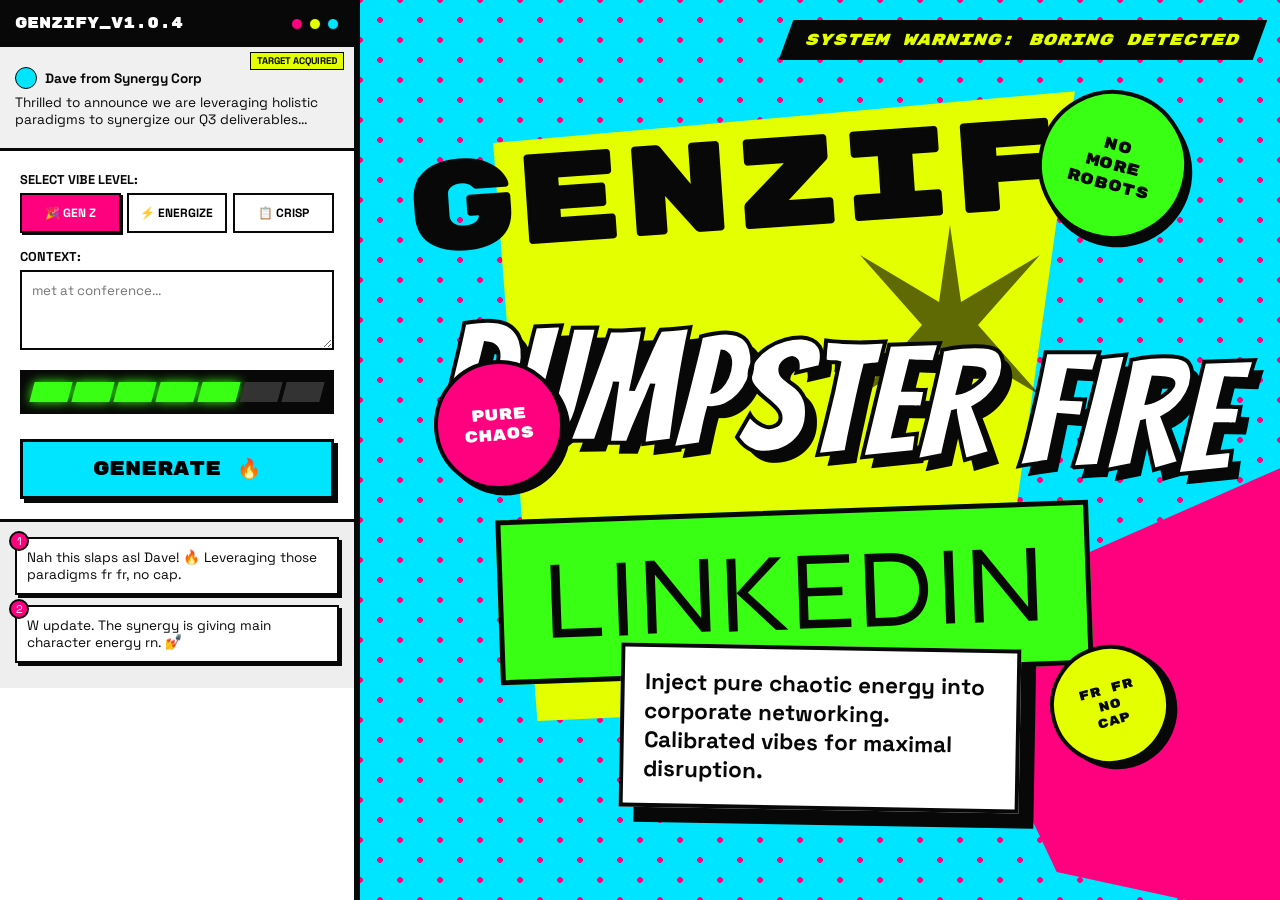
<file: inspo/design-66fe462d-e755-4887-9652-33229e901ae5.html>
<html lang="en" vid="0"><head vid="1">
    <meta charset="UTF-8" vid="2">
    <meta name="viewport" content="width=device-width, initial-scale=1.0" vid="3">
    <title vid="4">GenZify - Side Panel Edition</title>
    
    <link rel="preconnect" href="https://fonts.googleapis.com" vid="5">
    <link rel="preconnect" href="https://fonts.gstatic.com" crossorigin="" vid="6">
    <link href="https://fonts.googleapis.com/css2?family=Bangers&amp;family=Space+Grotesk:wght@400;700&amp;family=Syne:wght@700;800&amp;family=Rubik+Mono+One&amp;display=swap" rel="stylesheet" vid="7">
    
    <style vid="8">
        :root {
            --magenta: #FF007F;
            --cyan: #00E5FF;
            --yellow: #E4FF00;
            --green: #39FF14;
            --black: #080808;
            --white: #FFFFFF;
            
            --font-ui: 'Space Grotesk', sans-serif;
            --font-display: 'Syne', sans-serif;
            --font-loud: 'Bangers', cursive;
            --font-heavy: 'Rubik Mono One', sans-serif;
            
            --border-thick: 3px solid var(--black);
            --shadow-brutal: 4px 4px 0px var(--black);
        }

        * {
            box-sizing: border-box;
            margin: 0;
            padding: 0;
            cursor: crosshair; 
        }

        body {
            background-color: var(--black);
            color: var(--black);
            font-family: var(--font-ui);
            overflow: hidden;
            display: flex;
            height: 100vh;
            width: 100vw;
        }

        
        .sidebar-app {
            width: 360px;
            height: 100%;
            background: var(--white);
            border-right: 6px solid var(--black);
            display: flex;
            flex-direction: column;
            z-index: 100;
            flex-shrink: 0;
            position: relative;
        }

        .ext-header {
            background: var(--black);
            color: var(--white);
            padding: 15px;
            display: flex;
            justify-content: space-between;
            align-items: center;
        }

        .ext-title {
            font-family: var(--font-heavy);
            font-size: 0.9rem;
        }

        .ext-dots { display: flex; gap: 6px; }
        .dot { width: 12px; height: 12px; border-radius: 50%; border: 1px solid var(--black); }
        .dot:nth-child(1) { background: var(--magenta); }
        .dot:nth-child(2) { background: var(--yellow); }
        .dot:nth-child(3) { background: var(--cyan); }

        .sidebar-content {
            flex-grow: 1;
            overflow-y: auto;
            display: flex;
            flex-direction: column;
        }

        .target-post {
            background: #f0f0f0;
            padding: 20px 15px;
            border-bottom: 3px solid var(--black);
            font-size: 0.85rem;
            position: relative;
        }
        .target-post-label {
            position: absolute;
            top: 5px; right: 10px;
            background: var(--yellow);
            border: 1px solid var(--black);
            font-size: 0.6rem;
            font-weight: bold;
            padding: 2px 6px;
        }
        .post-author { font-weight: bold; margin-bottom: 5px; display: flex; align-items: center; gap: 8px;}
        .post-author::before { content:''; width:20px; height:20px; background:var(--cyan); border-radius:50%; border:1px solid var(--black); display:block;}

        .controls-area {
            padding: 20px;
            display: flex;
            flex-direction: column;
            gap: 15px;
            background: var(--white);
        }

        .vibe-label { font-size: 0.8rem; font-weight: 800; text-transform: uppercase; margin-bottom: 5px; display: block; }
        .vibe-grid { display: grid; grid-template-columns: 1fr 1fr 1fr; gap: 6px; }
        .vibe-btn {
            background: var(--white);
            border: 2px solid var(--black);
            padding: 10px 5px;
            font-family: var(--font-ui);
            font-weight: 700;
            font-size: 0.75rem;
        }
        .vibe-btn.active { background: var(--magenta); color: white; box-shadow: 2px 2px 0 var(--black); }

        .custom-input {
            width: 100%; height: 80px; border: 2px solid var(--black); padding: 10px; font-family: var(--font-ui);
        }

        .energy-container {
            border: 2px solid var(--black);
            padding: 10px;
            background: var(--black);
            position: relative;
            margin-top: 5px;
        }
        .energy-bar-wrap { display: flex; gap: 4px; height: 20px; }
        .energy-segment { flex-grow: 1; background: #333; transform: skewX(-15deg); }
        .energy-segment.active { background: var(--green); box-shadow: 0 0 10px var(--green); }

        .generate-btn {
            background: var(--cyan);
            border: 3px solid var(--black);
            padding: 15px;
            font-family: var(--font-heavy);
            font-size: 1.2rem;
            box-shadow: 4px 4px 0 var(--black);
            margin-top: 10px;
        }

        .outputs-container {
            padding: 15px;
            background: #eee;
            border-top: 3px solid var(--black);
        }
        .output-card {
            background: white;
            border: 2px solid var(--black);
            padding: 10px;
            margin-bottom: 10px;
            font-size: 0.85rem;
            position: relative;
            box-shadow: 3px 3px 0 var(--black);
        }
        .output-badge {
            position: absolute; top: -8px; left: -8px; width: 20px; height: 20px;
            background: var(--magenta); color: white; border: 2px solid var(--black);
            border-radius: 50%; display: flex; align-items: center; justify-content: center; font-size: 0.7rem;
        }

        
        .collage-hero {
            flex-grow: 1;
            background-color: var(--cyan);
            position: relative;
            overflow: hidden;
            background-image: 
                radial-gradient(circle, var(--magenta) 10%, transparent 10.5%),
                radial-gradient(circle, var(--magenta) 10%, transparent 10.5%);
            background-size: 40px 40px;
            background-position: 0 0, 20px 20px;
            opacity: 1;
        }

        .hero-shape {
            position: absolute;
            z-index: 1;
        }
        .shape-yellow {
            top: 5%; left: 10%; width: 70%; height: 80%;
            background: var(--yellow);
            clip-path: polygon(5% 15%, 95% 5%, 85% 90%, 15% 95%);
            transform: rotate(2deg);
        }
        .shape-magenta {
            bottom: -5%; right: -5%; width: 40%; height: 50%;
            background: var(--magenta);
            clip-path: polygon(0 20%, 100% 0, 80% 100%, 20% 80%);
            transform: rotate(-10deg);
        }

        .hero-text-block {
            position: absolute;
            z-index: 10;
        }
        
        .title-line-1 {
            top: 15%; left: 5%;
            font-family: var(--font-heavy);
            font-size: 8rem;
            color: var(--black);
            transform: rotate(-4deg);
            line-height: 0.8;
        }

        .title-line-2 {
            top: 35%; right: 5%;
            font-family: var(--font-loud);
            font-size: 10rem;
            color: var(--white);
            -webkit-text-stroke: 4px var(--black);
            transform: rotate(3deg);
            text-shadow: 10px 10px 0 var(--black);
        }

        .title-line-3 {
            bottom: 25%; left: 15%;
            font-family: var(--font-display);
            font-size: 7rem;
            color: var(--black);
            background: var(--green);
            padding: 10px 40px;
            transform: rotate(-2deg);
            border: 5px solid var(--black);
        }

        .sub-block {
            position: absolute;
            bottom: 10%; left: 50%;
            width: 400px;
            background: var(--white);
            border: 4px solid var(--black);
            padding: 20px;
            font-weight: 800;
            font-size: 1.4rem;
            transform: translate(-50%, 0) rotate(1deg);
            box-shadow: 15px 15px 0 var(--black);
            z-index: 20;
        }

        .sticker-badge {
            position: absolute;
            width: 150px; height: 150px;
            border-radius: 50%;
            border: 4px solid var(--black);
            display: flex; align-items: center; justify-content: center; text-align: center;
            font-family: var(--font-heavy);
            z-index: 30;
            box-shadow: 6px 6px 0 var(--black);
            animation: bounce 4s infinite ease-in-out;
        }

        .badge-1 { top: 10%; right: 10%; background: var(--green); transform: rotate(15deg); }
        .badge-2 { bottom: 15%; right: 12%; background: var(--yellow); width: 120px; height: 120px; transform: rotate(-15deg); font-size: 0.8rem; }
        .badge-3 { top: 40%; left: 8%; background: var(--magenta); color: white; width: 130px; height: 130px; transform: rotate(-5deg); }

        @keyframes bounce {
            0%, 100% { transform: translateY(0) rotate(var(--rot)); }
            50% { transform: translateY(-20px) rotate(calc(var(--rot) + 5deg)); }
        }

        .warning-label {
            position: absolute;
            top: 20px; right: 20px;
            background: var(--black);
            color: var(--yellow);
            padding: 10px 20px;
            font-family: var(--font-heavy);
            font-size: 1rem;
            z-index: 40;
            transform: skewX(-20deg);
        }

        .starburst {
            position: absolute;
            top: 25%; right: 25%;
            width: 200px; height: 200px;
            z-index: 5;
            opacity: 0.6;
            animation: spin 30s linear infinite;
        }
        @keyframes spin { 100% { transform: rotate(360deg); } }

    </style>
</head>
<body vid="9">

    
    <aside class="sidebar-app" vid="10">
        <div class="ext-header" vid="11">
            <div class="ext-title" vid="12">GENZIFY_v1.0.4</div>
            <div class="ext-dots" vid="13">
                <div class="dot" vid="14"></div><div class="dot" vid="15"></div><div class="dot" vid="16"></div>
            </div>
        </div>

        <div class="sidebar-content" vid="17">
            <div class="target-post" vid="18">
                <div class="target-post-label" vid="19">TARGET ACQUIRED</div>
                <div class="post-author" vid="20">Dave from Synergy Corp</div>
                <div class="post-text" vid="21">Thrilled to announce we are leveraging holistic paradigms to synergize our Q3 deliverables...</div>
            </div>

            <div class="controls-area" vid="22">
                <div vid="23">
                    <span class="vibe-label" vid="24">Select Vibe Level:</span>
                    <div class="vibe-grid" vid="25">
                        <button class="vibe-btn active" vid="26">🎉 GEN Z</button>
                        <button class="vibe-btn" vid="27">⚡ ENERGIZE</button>
                        <button class="vibe-btn" vid="28">📋 CRISP</button>
                    </div>
                </div>

                <div class="input-group" vid="29">
                    <span class="vibe-label" vid="30">Context:</span>
                    <textarea class="custom-input" placeholder="met at conference..." vid="31"></textarea>
                </div>

                <div class="energy-container" vid="32">
                    <div class="energy-bar-wrap" vid="33">
                        <div class="energy-segment active" vid="34"></div>
                        <div class="energy-segment active" vid="35"></div>
                        <div class="energy-segment active" vid="36"></div>
                        <div class="energy-segment active" vid="37"></div>
                        <div class="energy-segment active" vid="38"></div>
                        <div class="energy-segment" vid="39"></div>
                        <div class="energy-segment" vid="40"></div>
                    </div>
                </div>

                <button class="generate-btn" vid="41">GENERATE 🔥</button>
            </div>

            <div class="outputs-container" vid="42">
                <div class="output-card" vid="43">
                    <div class="output-badge" vid="44">1</div>
                    Nah this slaps asl Dave! 🔥 Leveraging those paradigms fr fr, no cap.
                </div>
                <div class="output-card" vid="45">
                    <div class="output-badge" vid="46">2</div>
                    W update. The synergy is giving main character energy rn. 💅
                </div>
            </div>
        </div>
    </aside>

    
    <main class="collage-hero" vid="47">
        <div class="hero-shape shape-yellow" vid="48"></div>
        <div class="hero-shape shape-magenta" vid="49"></div>
        
        <svg class="starburst" viewBox="0 0 100 100" vid="50">
            <path d="M50 0L55.5 38.5L95 15L64 50L95 85L55.5 61.5L50 100L44.5 61.5L5 85L36 50L5 15L44.5 38.5L50 0Z" fill="var(--black)" vid="51"></path>
        </svg>

        <div class="warning-label" vid="52">SYSTEM WARNING: BORING DETECTED</div>

        <div class="hero-text-block title-line-1" vid="53">GENZIFY</div>
        <div class="hero-text-block title-line-2" vid="54">DUMPSTER FIRE</div>
        <div class="hero-text-block title-line-3" vid="55">LINKEDIN</div>

        <div class="sub-block" vid="56">
            Inject pure chaotic energy into corporate networking. Calibrated vibes for maximal disruption.
        </div>

        <div class="sticker-badge badge-1" style="--rot: 15deg;" vid="57">
            NO<br vid="58">MORE<br vid="59">ROBOTS
        </div>

        <div class="sticker-badge badge-2" style="--rot: -15deg;" vid="60">
            FR FR<br vid="61">NO<br vid="62">CAP
        </div>

        <div class="sticker-badge badge-3" style="--rot: -5deg;" vid="63">
            PURE<br vid="64">CHAOS
        </div>
    </main>

</body></html>
</file>
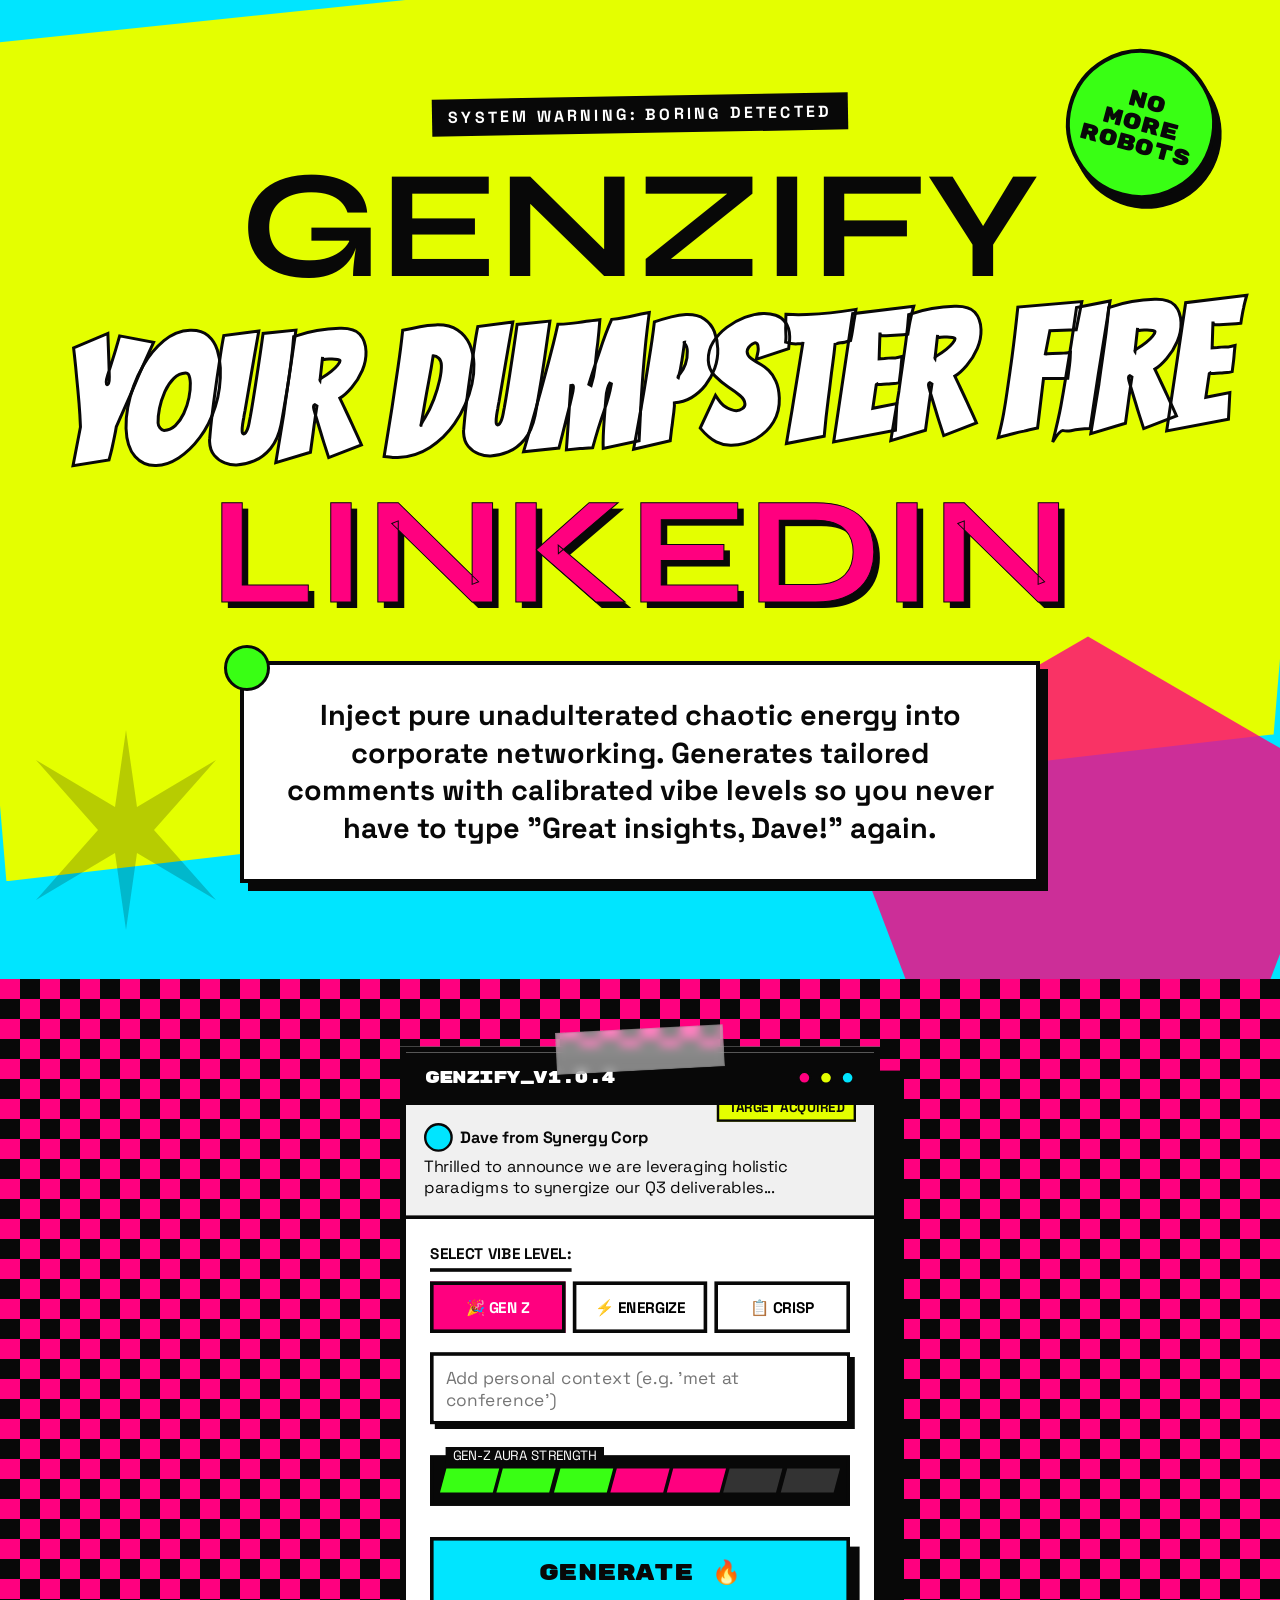
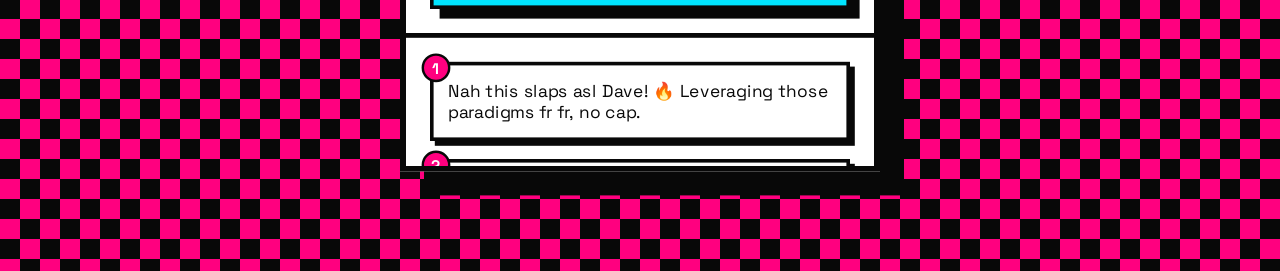
<file: inspo/design-9b5eec87-455d-4bd9-8d59-9bffd7f4158c.html>
<html lang="en" vid="0"><head vid="1">
    <meta charset="UTF-8" vid="2">
    <meta name="viewport" content="width=device-width, initial-scale=1.0" vid="3">
    <title vid="4">GenZify - Cure Corporate Brain Rot</title>
    
    <link rel="preconnect" href="https://fonts.googleapis.com" vid="5">
    <link rel="preconnect" href="https://fonts.gstatic.com" crossorigin="" vid="6">
    <link href="https://fonts.googleapis.com/css2?family=Bangers&amp;family=Space+Grotesk:wght@400;700&amp;family=Syne:wght@700;800&amp;family=Rubik+Mono+One&amp;display=swap" rel="stylesheet" vid="7">
    
    <style vid="8">
        :root {
            --magenta: #FF007F;
            --cyan: #00E5FF;
            --yellow: #E4FF00;
            --green: #39FF14;
            --black: #080808;
            --white: #FFFFFF;
            
            --font-ui: 'Space Grotesk', sans-serif;
            --font-display: 'Syne', sans-serif;
            --font-loud: 'Bangers', cursive;
            --font-heavy: 'Rubik Mono One', sans-serif;
            
            --border-thick: 4px solid var(--black);
            --shadow-brutal: 8px 8px 0px var(--black);
            --shadow-brutal-hover: 4px 4px 0px var(--black);
        }

        * {
            box-sizing: border-box;
            margin: 0;
            padding: 0;
            cursor: crosshair; 
        }

        body {
            background-color: var(--cyan);
            color: var(--black);
            font-family: var(--font-ui);
            overflow-x: hidden;
            display: flex;
            flex-direction: column;
            align-items: center;
        }

        
        .hero-section {
            width: 100%;
            min-height: 80vh;
            display: flex;
            flex-direction: column;
            align-items: center;
            justify-content: center;
            padding: 6rem 2rem;
            position: relative;
            overflow: hidden;
            text-align: center;
        }

        .acid-bg-shape {
            position: absolute;
            z-index: 0;
        }
        .shape-1 {
            top: -10%; left: -5%;
            width: 110%; height: 100%;
            background: var(--yellow);
            clip-path: polygon(0 15%, 100% 0, 95% 85%, 5% 100%);
        }
        .shape-2 {
            bottom: -5%; right: -5%;
            width: 40%; height: 40%;
            background: var(--magenta);
            clip-path: polygon(50% 0%, 100% 38%, 82% 100%, 18% 100%, 0% 38%);
            opacity: 0.8;
        }

        .hero-content {
            position: relative;
            z-index: 10;
            max-width: 1200px;
        }

        .label-micro {
            font-family: var(--font-ui);
            font-size: 1rem;
            text-transform: uppercase;
            letter-spacing: 0.2em;
            font-weight: 700;
            background: var(--black);
            color: var(--white);
            padding: 8px 16px;
            display: inline-block;
            margin-bottom: 2rem;
            transform: rotate(-1deg);
        }

        h1 {
            font-family: var(--font-display);
            font-size: clamp(4rem, 12vw, 12rem);
            line-height: 0.8;
            text-transform: uppercase;
            position: relative;
            margin-bottom: 3rem;
        }

        .h1-line1 { color: var(--black); display: block; }
        .h1-line2 { 
            color: var(--white); 
            -webkit-text-stroke: 3px var(--black);
            display: block;
            font-family: var(--font-loud);
            font-size: 1.1em;
            transform: rotate(-2deg);
            margin: 0.2em 0;
        }
        .h1-line3 { 
            color: var(--magenta); 
            display: block; 
            text-shadow: 6px 6px 0px var(--black);
            -webkit-text-stroke: 1px var(--black);
        }

        .subcopy-container {
            width: 100%;
            display: flex;
            justify-content: center;
            margin-top: 2rem;
        }

        .subcopy {
            font-size: clamp(1.2rem, 2.5vw, 1.8rem);
            font-weight: 700;
            max-width: 800px;
            background: var(--white);
            padding: 2rem;
            border: var(--border-thick);
            box-shadow: var(--shadow-brutal);
            position: relative;
            line-height: 1.3;
        }

        .subcopy::before {
            content: '';
            position: absolute;
            top: -20px; left: -20px;
            width: 40px; height: 40px;
            background: var(--green);
            border: 3px solid var(--black);
            border-radius: 50%;
        }

        
        .mockup-section {
            width: 100%;
            padding: 4rem 2rem 10rem 2rem;
            display: flex;
            justify-content: center;
            background-color: var(--magenta);
            background-image: 
                linear-gradient(45deg, var(--black) 25%, transparent 25%, transparent 75%, var(--black) 75%, var(--black)),
                linear-gradient(45deg, var(--black) 25%, transparent 25%, transparent 75%, var(--black) 75%, var(--black));
            background-size: 40px 40px;
            background-position: 0 0, 20px 20px;
        }

        .ext-wrapper {
            position: relative;
            z-index: 10;
            transform: scale(1.2);
            margin-top: 4rem;
        }
        
        .ext-window {
            width: 400px; 
            background: var(--white);
            border: 5px solid var(--black);
            box-shadow: 20px 20px 0px var(--black);
            border-radius: 0;
            overflow: hidden;
            display: flex;
            flex-direction: column;
        }

        .ext-header {
            background: var(--black);
            color: var(--white);
            padding: 12px 16px;
            display: flex;
            justify-content: space-between;
            align-items: center;
            border-bottom: 3px solid var(--black);
        }

        .ext-title {
            font-family: var(--font-heavy);
            font-size: 0.9rem;
            letter-spacing: -0.05em;
        }
        
        .ext-dots { display: flex; gap: 6px; }
        .dot { width: 12px; height: 12px; border-radius: 50%; border: 2px solid var(--black); }
        .dot:nth-child(1) { background: var(--magenta); }
        .dot:nth-child(2) { background: var(--yellow); }
        .dot:nth-child(3) { background: var(--cyan); }

        .ext-body {
            height: 550px;
            background: var(--white);
            display: flex;
            flex-direction: column;
            overflow-y: auto; 
        }
        
        .ext-body::-webkit-scrollbar { width: 10px; border-left: 3px solid var(--black); }
        .ext-body::-webkit-scrollbar-thumb { background: var(--magenta); }

        .target-post {
            background: #f0f0f0;
            padding: 15px;
            border-bottom: 3px solid var(--black);
            font-size: 0.85rem;
            position: relative;
        }
        .target-post-label {
            position: absolute;
            top: -10px; right: 15px;
            background: var(--yellow);
            border: 2px solid var(--black);
            font-size: 0.7rem;
            font-weight: bold;
            padding: 3px 8px;
        }
        .post-author { font-weight: bold; margin-bottom: 4px; display: flex; align-items: center; gap: 6px;}
        .post-author::before { content:''; width:20px; height:20px; background:var(--cyan); border-radius:50%; border:2px solid var(--black); display:block;}
        
        .controls-area {
            padding: 20px;
            background: var(--white);
            flex-grow: 1;
            display: flex;
            flex-direction: column;
            gap: 16px;
        }

        .vibe-label {
            font-size: 0.8rem;
            font-weight: 800;
            text-transform: uppercase;
            border-bottom: 3px solid var(--black);
            padding-bottom: 4px;
            display: inline-block;
            margin-bottom: 8px;
        }
        
        .vibe-grid {
            display: grid;
            grid-template-columns: 1fr 1fr 1fr;
            gap: 6px;
        }
        
        .vibe-btn {
            background: var(--white);
            border: 3px solid var(--black);
            padding: 10px 4px;
            font-family: var(--font-ui);
            font-size: 0.8rem;
            font-weight: 700;
            text-align: center;
        }
        
        .vibe-btn.active-genz { background: var(--magenta); color: var(--white); }
        
        .custom-input {
            width: 100%;
            height: 60px;
            background: var(--white);
            border: 3px solid var(--black);
            font-family: var(--font-ui);
            font-size: 0.9rem;
            padding: 10px;
            resize: none;
            box-shadow: 4px 4px 0 var(--black);
        }

        .energy-container {
            border: 3px solid var(--black);
            padding: 8px;
            background: var(--black);
            position: relative;
            margin-top: 10px;
        }
        .energy-label {
            color: var(--white);
            font-size: 0.7rem;
            text-transform: uppercase;
            position: absolute;
            top: -10px; left: 10px;
            background: var(--black);
            padding: 0 6px;
        }
        .energy-bar-wrap {
            display: flex;
            gap: 3px;
            height: 20px;
        }
        .energy-segment {
            flex-grow: 1;
            background: #333;
            transform: skewX(-15deg);
        }
        .energy-segment.active { background: var(--green); }
        .energy-segment.active:nth-child(n+4) { background: var(--magenta); }

        .generate-btn {
            width: 100%;
            background: var(--cyan);
            border: 3px solid var(--black);
            padding: 15px;
            font-family: var(--font-heavy);
            font-size: 1.2rem;
            text-transform: uppercase;
            color: var(--black);
            box-shadow: var(--shadow-brutal);
            margin-top: 10px;
        }

        .outputs-container {
            background: var(--white);
            border-top: 4px solid var(--black);
            padding: 20px;
            display: flex;
            flex-direction: column;
            gap: 15px;
        }
        
        .output-card {
            border: 3px solid var(--black);
            padding: 12px;
            font-size: 0.9rem;
            position: relative;
            background: var(--white);
            box-shadow: 4px 4px 0 var(--black);
        }

        .output-badge {
            position: absolute;
            top: -10px; left: -10px;
            width: 24px; height: 24px;
            background: var(--magenta);
            border: 2px solid var(--black);
            border-radius: 50%;
            display: flex; align-items: center; justify-content: center;
            font-size: 0.8rem; font-weight: bold; color: white;
        }

        .sticker {
            position: absolute;
            font-family: var(--font-heavy);
            background: var(--green);
            color: var(--black);
            padding: 1rem;
            border: var(--border-thick);
            border-radius: 50%;
            width: 150px;
            height: 150px;
            display: flex;
            align-items: center;
            justify-content: center;
            text-align: center;
            font-size: 1.4rem;
            line-height: 1;
            transform: rotate(15deg);
            top: 5%; right: 5%;
            box-shadow: 8px 8px 0 var(--black);
            z-index: 20;
        }

        .starburst {
            position: absolute;
            bottom: 5%; left: 2%;
            width: 200px;
            height: 200px;
            z-index: 5;
            opacity: 0.2;
        }

        .tape {
            position: absolute;
            background: rgba(255,255,255,0.5);
            backdrop-filter: blur(4px);
            width: 140px;
            height: 35px;
            top: -15px; left: 50%;
            transform: translateX(-50%) rotate(-3deg);
            z-index: 20;
            border: 1px solid rgba(0,0,0,0.1);
        }
    </style>
</head>
<body vid="9">

    <section class="hero-section" vid="10">
        <div class="acid-bg-shape shape-1" vid="11"></div>
        <div class="acid-bg-shape shape-2" vid="12"></div>
        
        <svg class="starburst" viewBox="0 0 100 100" fill="none" xmlns="http://www.w3.org/2000/svg" vid="13">
            <path d="M50 0L55.5 38.5L95 15L64 50L95 85L55.5 61.5L50 100L44.5 61.5L5 85L36 50L5 15L44.5 38.5L50 0Z" fill="var(--black)" vid="14"></path>
        </svg>

        <div class="sticker" vid="15">
            NO<br vid="16">MORE<br vid="17">ROBOTS
        </div>

        <div class="hero-content" vid="18">
            <div class="label-micro" vid="19">System Warning: Boring Detected</div>
            <h1 vid="20">
                <span class="h1-line1" vid="21">GENZIFY</span>
                <span class="h1-line2" vid="22">YOUR DUMPSTER FIRE</span>
                <span class="h1-line3" vid="23">LINKEDIN</span>
            </h1>
            
            <div class="subcopy-container" vid="24">
                <div class="subcopy" vid="25">
                    Inject pure unadulterated chaotic energy into corporate networking. Generates tailored comments with calibrated vibe levels so you never have to type "Great insights, Dave!" again.
                </div>
            </div>
        </div>
    </section>

    <section class="mockup-section" vid="26">
        <div class="ext-wrapper" vid="27">
            <div class="tape" vid="28"></div>
            
            <div class="ext-window" vid="29">
                <div class="ext-header" vid="30">
                    <div class="ext-title" vid="31">GENZIFY_v1.0.4</div>
                    <div class="ext-dots" vid="32">
                        <div class="dot" vid="33"></div><div class="dot" vid="34"></div><div class="dot" vid="35"></div>
                    </div>
                </div>

                <div class="ext-body" vid="36">
                    <div class="target-post" vid="37">
                        <div class="target-post-label" vid="38">TARGET ACQUIRED</div>
                        <div class="post-author" vid="39">Dave from Synergy Corp</div>
                        <div class="post-text" vid="40">Thrilled to announce we are leveraging holistic paradigms to synergize our Q3 deliverables...</div>
                    </div>

                    <div class="controls-area" vid="41">
                        <div vid="42">
                            <span class="vibe-label" vid="43">Select Vibe Level:</span>
                            <div class="vibe-grid" vid="44">
                                <button class="vibe-btn active-genz" vid="45">🎉 GEN Z</button>
                                <button class="vibe-btn" vid="46">⚡ ENERGIZE</button>
                                <button class="vibe-btn" vid="47">📋 CRISP</button>
                            </div>
                        </div>

                        <textarea class="custom-input" placeholder="Add personal context (e.g. 'met at conference')" vid="48"></textarea>

                        <div class="energy-container" vid="49">
                            <span class="energy-label" vid="50">Gen-Z Aura Strength</span>
                            <div class="energy-bar-wrap" vid="51">
                                <div class="energy-segment active" vid="52"></div>
                                <div class="energy-segment active" vid="53"></div>
                                <div class="energy-segment active" vid="54"></div>
                                <div class="energy-segment active" vid="55"></div>
                                <div class="energy-segment active" vid="56"></div>
                                <div class="energy-segment" vid="57"></div>
                                <div class="energy-segment" vid="58"></div>
                            </div>
                        </div>

                        <button class="generate-btn" vid="59">GENERATE 🔥</button>
                    </div>

                    <div class="outputs-container" vid="60">
                        <div class="output-card" vid="61">
                            <div class="output-badge" vid="62">1</div>
                            Nah this slaps asl Dave! 🔥 Leveraging those paradigms fr fr, no cap.
                        </div>
                        <div class="output-card" vid="63">
                            <div class="output-badge" vid="64">2</div>
                            W update. The synergy is giving main character energy rn. 💅
                        </div>
                    </div>
                </div> 
            </div> 
        </div>
    </section>

</body></html>
</file>
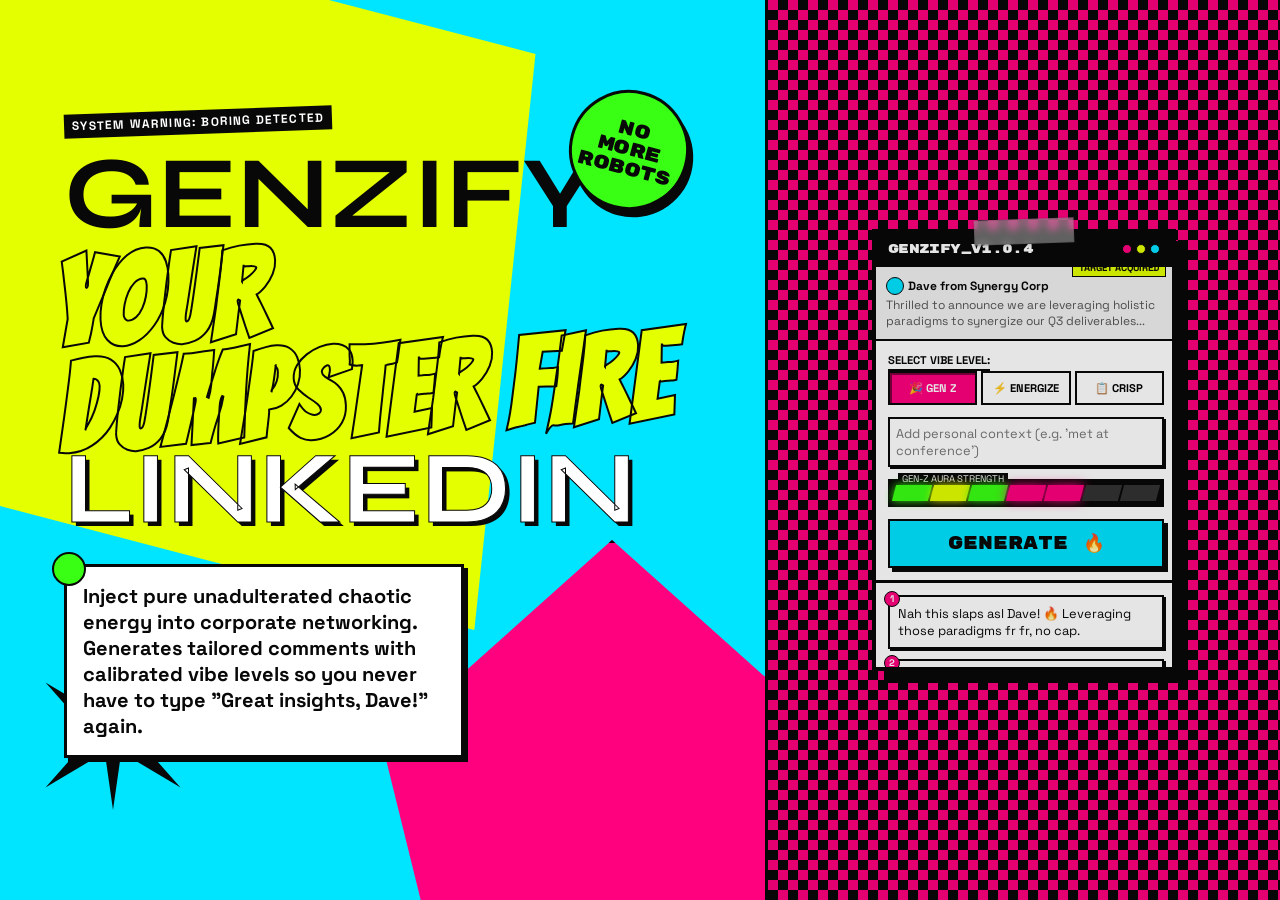
<file: inspo/design-a63d3dfd-2f5a-4eff-be15-c5647a6567b8.html>
<html lang="en" vid="0"><head vid="1">
    <meta charset="UTF-8" vid="2">
    <meta name="viewport" content="width=device-width, initial-scale=1.0" vid="3">
    <title vid="4">GenZify - Cure Corporate Brain Rot</title>
    
    <link rel="preconnect" href="https://fonts.googleapis.com" vid="5">
    <link rel="preconnect" href="https://fonts.gstatic.com" crossorigin="" vid="6">
    <link href="https://fonts.googleapis.com/css2?family=Bangers&amp;family=Space+Grotesk:wght@400;700&amp;family=Syne:wght@700;800&amp;family=Rubik+Mono+One&amp;display=swap" rel="stylesheet" vid="7">
    
    <style vid="8">
        :root {
            --magenta: #FF007F;
            --cyan: #00E5FF;
            --yellow: #E4FF00;
            --green: #39FF14;
            --black: #080808;
            --white: #FFFFFF;
            
            --font-ui: 'Space Grotesk', sans-serif;
            --font-display: 'Syne', sans-serif;
            --font-loud: 'Bangers', cursive;
            --font-heavy: 'Rubik Mono One', sans-serif;
            
            --border-thick: 3px solid var(--black);
            --shadow-brutal: 4px 4px 0px var(--black);
            --shadow-brutal-hover: 2px 2px 0px var(--black);
        }

        * {
            box-sizing: border-box;
            margin: 0;
            padding: 0;
            cursor: crosshair; 
        }

        body {
            background-color: var(--black);
            color: var(--black);
            font-family: var(--font-ui);
            overflow-x: hidden;
            display: flex;
            min-height: 100vh;
        }

        
        .split-layout {
            display: flex;
            width: 100vw;
            height: 100vh;
        }

        .pane-left {
            width: 60%;
            background-color: var(--cyan);
            position: relative;
            overflow: hidden;
            border-right: var(--border-thick);
            display: flex;
            flex-direction: column;
            justify-content: center;
            padding: 4rem;
        }

        .pane-right {
            width: 40%;
            background-color: var(--magenta);
            position: relative;
            display: flex;
            align-items: center;
            justify-content: center;
            background-image: 
                linear-gradient(45deg, var(--black) 25%, transparent 25%, transparent 75%, var(--black) 75%, var(--black)),
                linear-gradient(45deg, var(--black) 25%, transparent 25%, transparent 75%, var(--black) 75%, var(--black));
            background-size: 20px 20px;
            background-position: 0 0, 10px 10px;
            opacity: 0.9;
        }

        
        .acid-bg-shape {
            position: absolute;
            z-index: 0;
        }
        .shape-1 {
            top: -10%; left: -10%;
            width: 80%; height: 80%;
            background: var(--yellow);
            clip-path: polygon(10% 0, 100% 20%, 90% 100%, 0 80%);
        }
        .shape-2 {
            bottom: -20%; right: -10%;
            width: 60%; height: 60%;
            background: var(--magenta);
            clip-path: polygon(50% 0%, 100% 38%, 82% 100%, 18% 100%, 0% 38%);
            border: var(--border-thick);
        }

        .hero-content {
            position: relative;
            z-index: 10;
        }

        .label-micro {
            font-family: var(--font-ui);
            font-size: 0.75rem;
            text-transform: uppercase;
            letter-spacing: 0.1em;
            font-weight: 700;
            background: var(--black);
            color: var(--white);
            padding: 4px 8px;
            display: inline-block;
            margin-bottom: 1rem;
            transform: rotate(-2deg);
        }

        h1 {
            font-family: var(--font-display);
            font-size: clamp(4rem, 8vw, 8rem);
            line-height: 0.85;
            text-transform: uppercase;
            position: relative;
            margin-bottom: 2rem;
        }

        .h1-line1 { color: var(--black); display: block; }
        .h1-line2 { 
            color: var(--yellow); 
            -webkit-text-stroke: 2px var(--black);
            display: block;
            margin-left: -10px;
            font-family: var(--font-loud);
            font-size: 1.2em;
            transform: rotate(-3deg);
        }
        .h1-line3 { color: var(--white); display: block; -webkit-text-stroke: 1px var(--black); text-shadow: var(--shadow-brutal); }

        .subcopy {
            font-size: 1.25rem;
            font-weight: 700;
            max-width: 400px;
            background: var(--white);
            padding: 1rem;
            border: var(--border-thick);
            box-shadow: var(--shadow-brutal);
            margin-bottom: 2rem;
            position: relative;
        }

        .subcopy::before {
            content: '';
            position: absolute;
            top: -15px; left: -15px;
            width: 30px; height: 30px;
            background: var(--green);
            border: 2px solid var(--black);
            border-radius: 50%;
        }

        .sticker {
            position: absolute;
            font-family: var(--font-heavy);
            background: var(--green);
            color: var(--black);
            padding: 1rem;
            border: var(--border-thick);
            border-radius: 50%;
            width: 120px;
            height: 120px;
            display: flex;
            align-items: center;
            justify-content: center;
            text-align: center;
            font-size: 1.2rem;
            line-height: 1;
            transform: rotate(15deg);
            top: 10%; right: 10%;
            box-shadow: 6px 6px 0 var(--black);
            z-index: 20;
            animation: jitter 3s infinite;
        }

        @keyframes jitter {
            0% { transform: rotate(15deg) scale(1); }
            50% { transform: rotate(12deg) scale(1.05); }
            100% { transform: rotate(15deg) scale(1); }
        }

        .starburst {
            position: absolute;
            bottom: 10%; left: 5%;
            width: 150px;
            height: 150px;
            z-index: 5;
            animation: spin 20s linear infinite;
        }
        @keyframes spin { 100% { transform: rotate(360deg); } }


        
        .ext-wrapper {
            position: relative;
            z-index: 10;
        }
        
        
        .ext-window {
            width: 304px; 
            background: var(--white);
            border: 4px solid var(--black);
            box-shadow: 12px 12px 0px var(--black);
            border-radius: 0;
            overflow: hidden;
            display: flex;
            flex-direction: column;
        }

        .ext-header {
            background: var(--black);
            color: var(--white);
            padding: 8px 12px;
            display: flex;
            justify-content: space-between;
            align-items: center;
            border-bottom: 2px solid var(--black);
        }

        .ext-title {
            font-family: var(--font-heavy);
            font-size: 0.8rem;
            letter-spacing: -0.05em;
        }
        
        .ext-dots { display: flex; gap: 4px; }
        .dot { width: 10px; height: 10px; border-radius: 50%; border: 1px solid var(--black); }
        .dot:nth-child(1) { background: var(--magenta); }
        .dot:nth-child(2) { background: var(--yellow); }
        .dot:nth-child(3) { background: var(--cyan); }

        
        .ext-body {
            width: 300px;
            height: 400px;
            background: var(--white);
            position: relative;
            display: flex;
            flex-direction: column;
            overflow-y: auto; 
        }
        
        .ext-body::-webkit-scrollbar { width: 8px; border-left: 2px solid var(--black); }
        .ext-body::-webkit-scrollbar-thumb { background: var(--magenta); border-bottom: 2px solid var(--black); }

        
        .target-post {
            background: #f0f0f0;
            padding: 10px;
            border-bottom: 2px solid var(--black);
            font-size: 0.75rem;
            position: relative;
        }
        .target-post-label {
            position: absolute;
            top: -8px; right: 10px;
            background: var(--yellow);
            border: 1px solid var(--black);
            font-size: 0.6rem;
            font-weight: bold;
            padding: 2px 6px;
        }
        .post-author { font-weight: bold; margin-bottom: 2px; display: flex; align-items: center; gap: 4px;}
        .post-author::before { content:''; width:16px; height:16px; background:var(--cyan); border-radius:50%; border:1px solid var(--black); display:block;}
        .post-text { color: #555; display: -webkit-box; -webkit-line-clamp: 2; -webkit-box-orient: vertical; overflow: hidden; }

        
        .controls-area {
            padding: 12px;
            background: var(--white);
            flex-grow: 1;
            display: flex;
            flex-direction: column;
            gap: 12px;
        }

        
        .vibe-label {
            font-size: 0.7rem;
            font-weight: 800;
            text-transform: uppercase;
            border-bottom: 2px solid var(--black);
            padding-bottom: 2px;
            display: inline-block;
        }
        
        .vibe-grid {
            display: grid;
            grid-template-columns: 1fr 1fr 1fr;
            gap: 4px;
        }
        
        .vibe-btn {
            appearance: none;
            background: var(--white);
            border: 2px solid var(--black);
            padding: 8px 4px;
            font-family: var(--font-ui);
            font-size: 0.7rem;
            font-weight: 700;
            text-align: center;
            cursor: pointer;
            transition: all 0.1s;
        }
        
        .vibe-btn.active-genz { background: var(--magenta); color: var(--white); box-shadow: inset 2px 2px 0 rgba(0,0,0,0.5); }
        
        
        .input-group { position: relative; }
        .custom-input {
            width: 100%;
            height: 50px;
            background: var(--white);
            border: 2px solid var(--black);
            font-family: var(--font-ui);
            font-size: 0.8rem;
            padding: 6px;
            resize: none;
            box-shadow: 2px 2px 0 var(--black);
        }
        .custom-input:focus { outline: none; background: var(--yellow); }

        
        .energy-container {
            border: 2px solid var(--black);
            padding: 4px;
            background: var(--black);
            position: relative;
        }
        .energy-label {
            color: var(--white);
            font-size: 0.6rem;
            text-transform: uppercase;
            position: absolute;
            top: -8px; left: 8px;
            background: var(--black);
            padding: 0 4px;
        }
        .energy-bar-wrap {
            display: flex;
            gap: 2px;
            height: 16px;
        }
        .energy-segment {
            flex-grow: 1;
            background: #333;
            transform: skewX(-15deg);
        }
        
        .energy-segment.active {
            background: var(--green);
            box-shadow: 0 0 8px var(--green);
            animation: pulse-energy 0.5s infinite alternate;
        }
        .energy-segment.active:nth-child(even) { animation-delay: 0.2s; background: var(--yellow); box-shadow: 0 0 8px var(--yellow);}
        .energy-segment.active:nth-child(4), .energy-segment.active:nth-child(5) { background: var(--magenta); box-shadow: 0 0 10px var(--magenta); animation-duration: 0.2s;}

        @keyframes pulse-energy {
            from { opacity: 0.8; }
            to { opacity: 1; filter: brightness(1.5); }
        }

        
        .generate-btn {
            width: 100%;
            background: var(--cyan);
            border: 2px solid var(--black);
            padding: 12px;
            font-family: var(--font-heavy);
            font-size: 1.1rem;
            text-transform: uppercase;
            color: var(--black);
            box-shadow: var(--shadow-brutal);
            cursor: pointer;
            transition: all 0.1s;
            margin-top: auto;
        }
        .generate-btn:active {
            box-shadow: 0px 0px 0px var(--black);
            transform: translate(4px, 4px);
            background: var(--yellow);
        }

        
        .outputs-container {
            background: var(--white);
            border-top: 3px solid var(--black);
            padding: 12px;
            display: flex;
            flex-direction: column;
            gap: 10px;
        }
        
        .output-card {
            border: 2px solid var(--black);
            padding: 8px;
            font-size: 0.8rem;
            position: relative;
            background: var(--white);
            box-shadow: 2px 2px 0 var(--black);
            cursor: pointer;
        }
        .output-card:hover {
            background: var(--yellow);
            transform: translate(-1px, -1px);
            box-shadow: 3px 3px 0 var(--black);
        }
        .output-card::before {
            content: 'COPY';
            position: absolute;
            right: 4px; bottom: 4px;
            font-size: 0.5rem;
            font-weight: bold;
            background: var(--black);
            color: var(--white);
            padding: 2px 4px;
            opacity: 0;
            transition: opacity 0.2s;
        }
        .output-card:hover::before { opacity: 1; }

        .output-badge {
            position: absolute;
            top: -6px; left: -6px;
            width: 16px; height: 16px;
            background: var(--magenta);
            border: 1px solid var(--black);
            border-radius: 50%;
            display: flex; align-items: center; justify-content: center;
            font-size: 0.6rem; font-weight: bold; color: white;
        }

        
        .tape {
            position: absolute;
            background: rgba(255,255,255,0.4);
            backdrop-filter: blur(4px);
            border: 1px solid rgba(0,0,0,0.1);
            width: 100px;
            height: 25px;
            top: -10px; left: 50%;
            transform: translateX(-50%) rotate(-2deg);
            z-index: 20;
            box-shadow: 0 1px 3px rgba(0,0,0,0.2);
        }

        
        @media (max-width: 1000px) {
            .split-layout { flex-direction: column; }
            .pane-left, .pane-right { width: 100%; min-height: 50vh; }
            .pane-right { padding: 4rem 0; }
        }
    </style>
</head>
<body vid="9">

    <div class="split-layout" vid="10">
        
        <main class="pane-left" vid="11">
            <div class="acid-bg-shape shape-1" vid="12"></div>
            <div class="acid-bg-shape shape-2" vid="13"></div>
            
            <svg class="starburst" viewBox="0 0 100 100" fill="none" xmlns="http://www.w3.org/2000/svg" vid="14">
                <path d="M50 0L55.5 38.5L95 15L64 50L95 85L55.5 61.5L50 100L44.5 61.5L5 85L36 50L5 15L44.5 38.5L50 0Z" fill="var(--black)" vid="15"></path>
            </svg>

            <div class="sticker" vid="16">
                NO<br vid="17">MORE<br vid="18">ROBOTS
            </div>

            <div class="hero-content" vid="19">
                <div class="label-micro" vid="20">System Warning: Boring Detected</div>
                <h1 vid="21">
                    <span class="h1-line1" vid="22">GENZIFY</span>
                    <span class="h1-line2" vid="23">YOUR DUMPSTER FIRE</span>
                    <span class="h1-line3" vid="24">LINKEDIN</span>
                </h1>
                
                <div class="subcopy" vid="25">
                    Inject pure unadulterated chaotic energy into corporate networking. Generates tailored comments with calibrated vibe levels so you never have to type "Great insights, Dave!" again.
                </div>
            </div>
        </main>

        
        <aside class="pane-right" vid="26">
            
            <div class="ext-wrapper" vid="27">
                <div class="tape" vid="28"></div>
                
                <div class="ext-window" vid="29">
                    
                    <div class="ext-header" vid="30">
                        <div class="ext-title" vid="31">GENZIFY_v1.0.4</div>
                        <div class="ext-dots" vid="32">
                            <div class="dot" vid="33"></div><div class="dot" vid="34"></div><div class="dot" vid="35"></div>
                        </div>
                    </div>

                    
                    <div class="ext-body" vid="36">
                        
                        
                        <div class="target-post" vid="37">
                            <div class="target-post-label" vid="38">TARGET ACQUIRED</div>
                            <div class="post-author" vid="39">Dave from Synergy Corp</div>
                            <div class="post-text" vid="40">Thrilled to announce we are leveraging holistic paradigms to synergize our Q3 deliverables...</div>
                        </div>

                        
                        <div class="controls-area" vid="41">
                            
                            <div vid="42">
                                <span class="vibe-label" vid="43">Select Vibe Level:</span>
                                <div class="vibe-grid" vid="44">
                                    <button class="vibe-btn active-genz" vid="45">🎉 GEN Z</button>
                                    <button class="vibe-btn" vid="46">⚡ ENERGIZE</button>
                                    <button class="vibe-btn" vid="47">📋 CRISP</button>
                                </div>
                            </div>

                            <div class="input-group" vid="48">
                                <textarea class="custom-input" placeholder="Add personal context (e.g. 'met at conference')" vid="49"></textarea>
                            </div>

                            <div class="energy-container" vid="50">
                                <span class="energy-label" vid="51">Gen-Z Aura Strength</span>
                                <div class="energy-bar-wrap" vid="52">
                                    <div class="energy-segment active" vid="53"></div>
                                    <div class="energy-segment active" vid="54"></div>
                                    <div class="energy-segment active" vid="55"></div>
                                    <div class="energy-segment active" vid="56"></div>
                                    <div class="energy-segment active" vid="57"></div>
                                    <div class="energy-segment" vid="58"></div>
                                    <div class="energy-segment" vid="59"></div>
                                </div>
                            </div>

                            <button class="generate-btn" vid="60">GENERATE 🔥</button>
                        </div>

                        
                        <div class="outputs-container" vid="61">
                            <div class="output-card" vid="62">
                                <div class="output-badge" vid="63">1</div>
                                Nah this slaps asl Dave! 🔥 Leveraging those paradigms fr fr, no cap.
                            </div>
                            <div class="output-card" vid="64">
                                <div class="output-badge" vid="65">2</div>
                                W update. The synergy is giving main character energy rn. 💅
                            </div>
                            <div class="output-card" style="border-bottom-width:4px;" vid="66">
                                <div class="output-badge" vid="67">3</div>
                                Rent free in my head. Keep cooking that Q3 delivery! 🧑‍🍳🚀
                            </div>
                        </div>

                    </div> 
                </div> 
            </div>
            
        </aside>
    </div>


</body></html>
</file>
